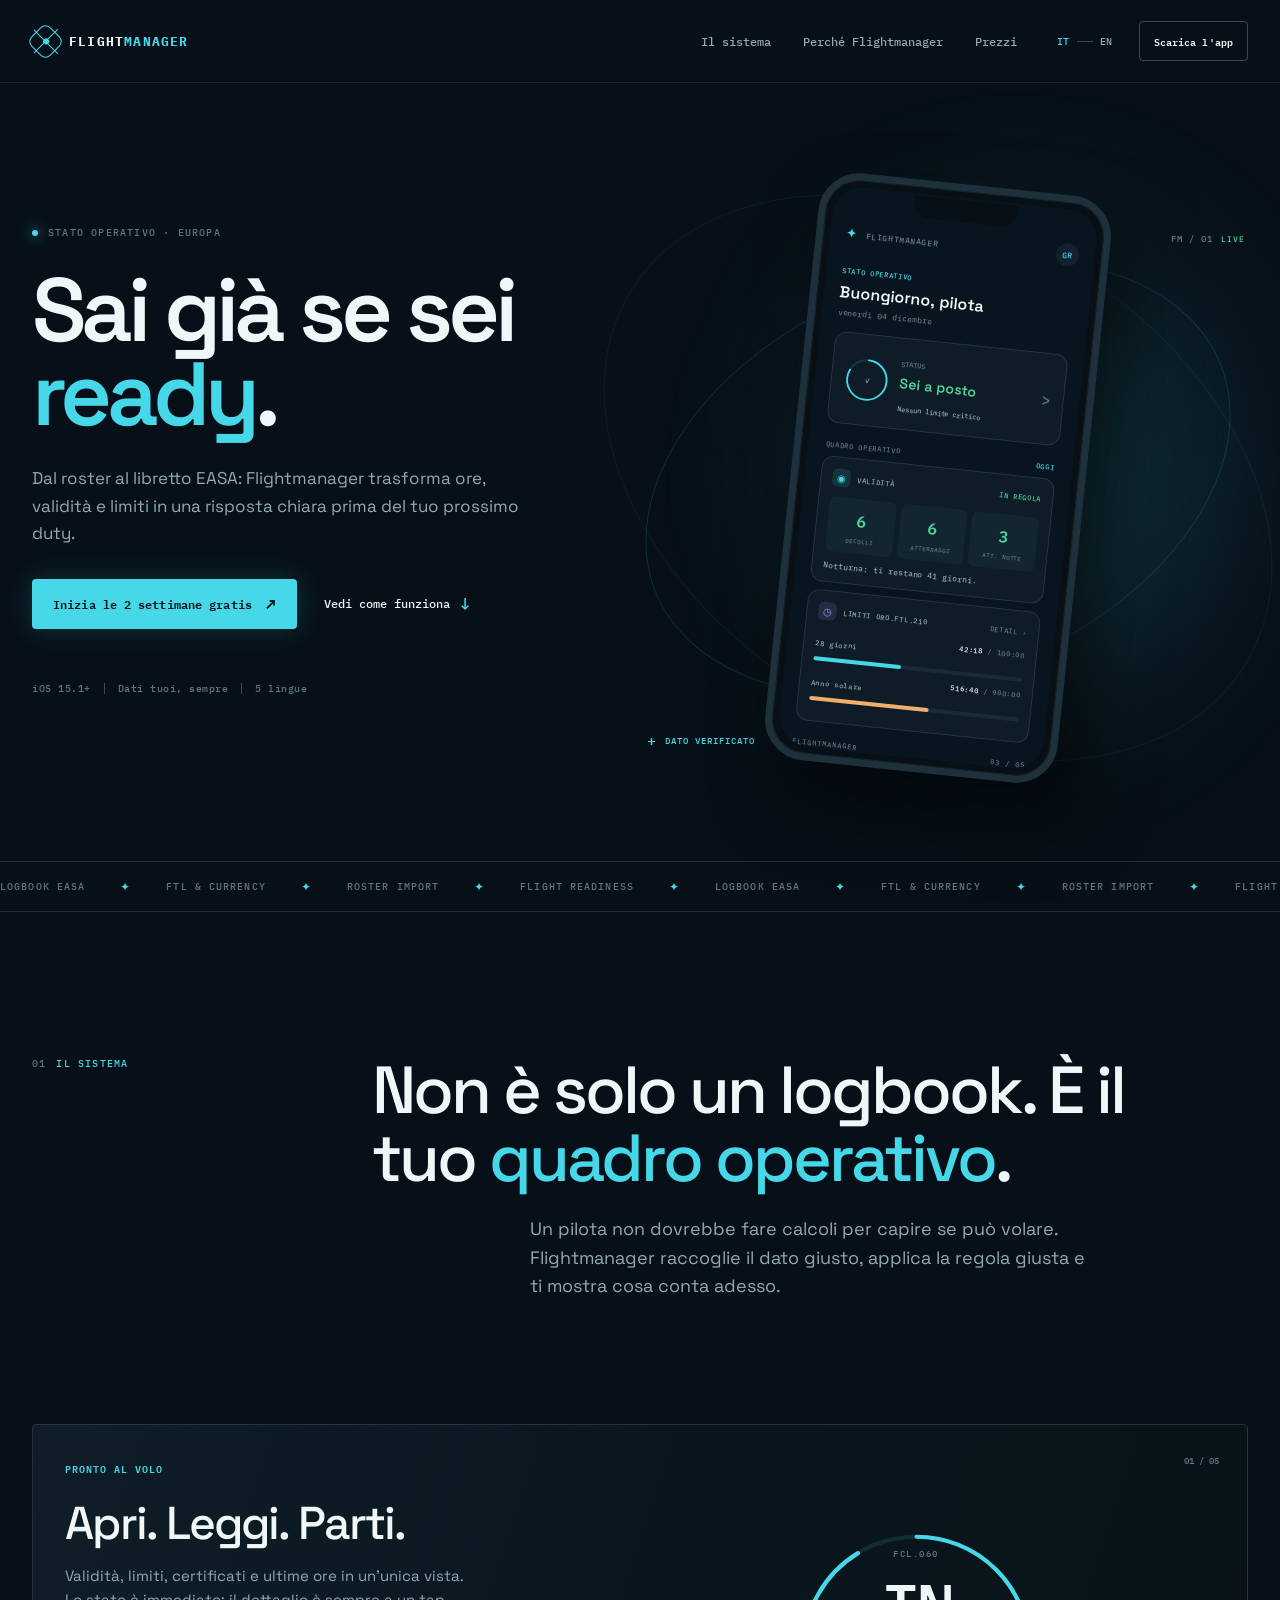
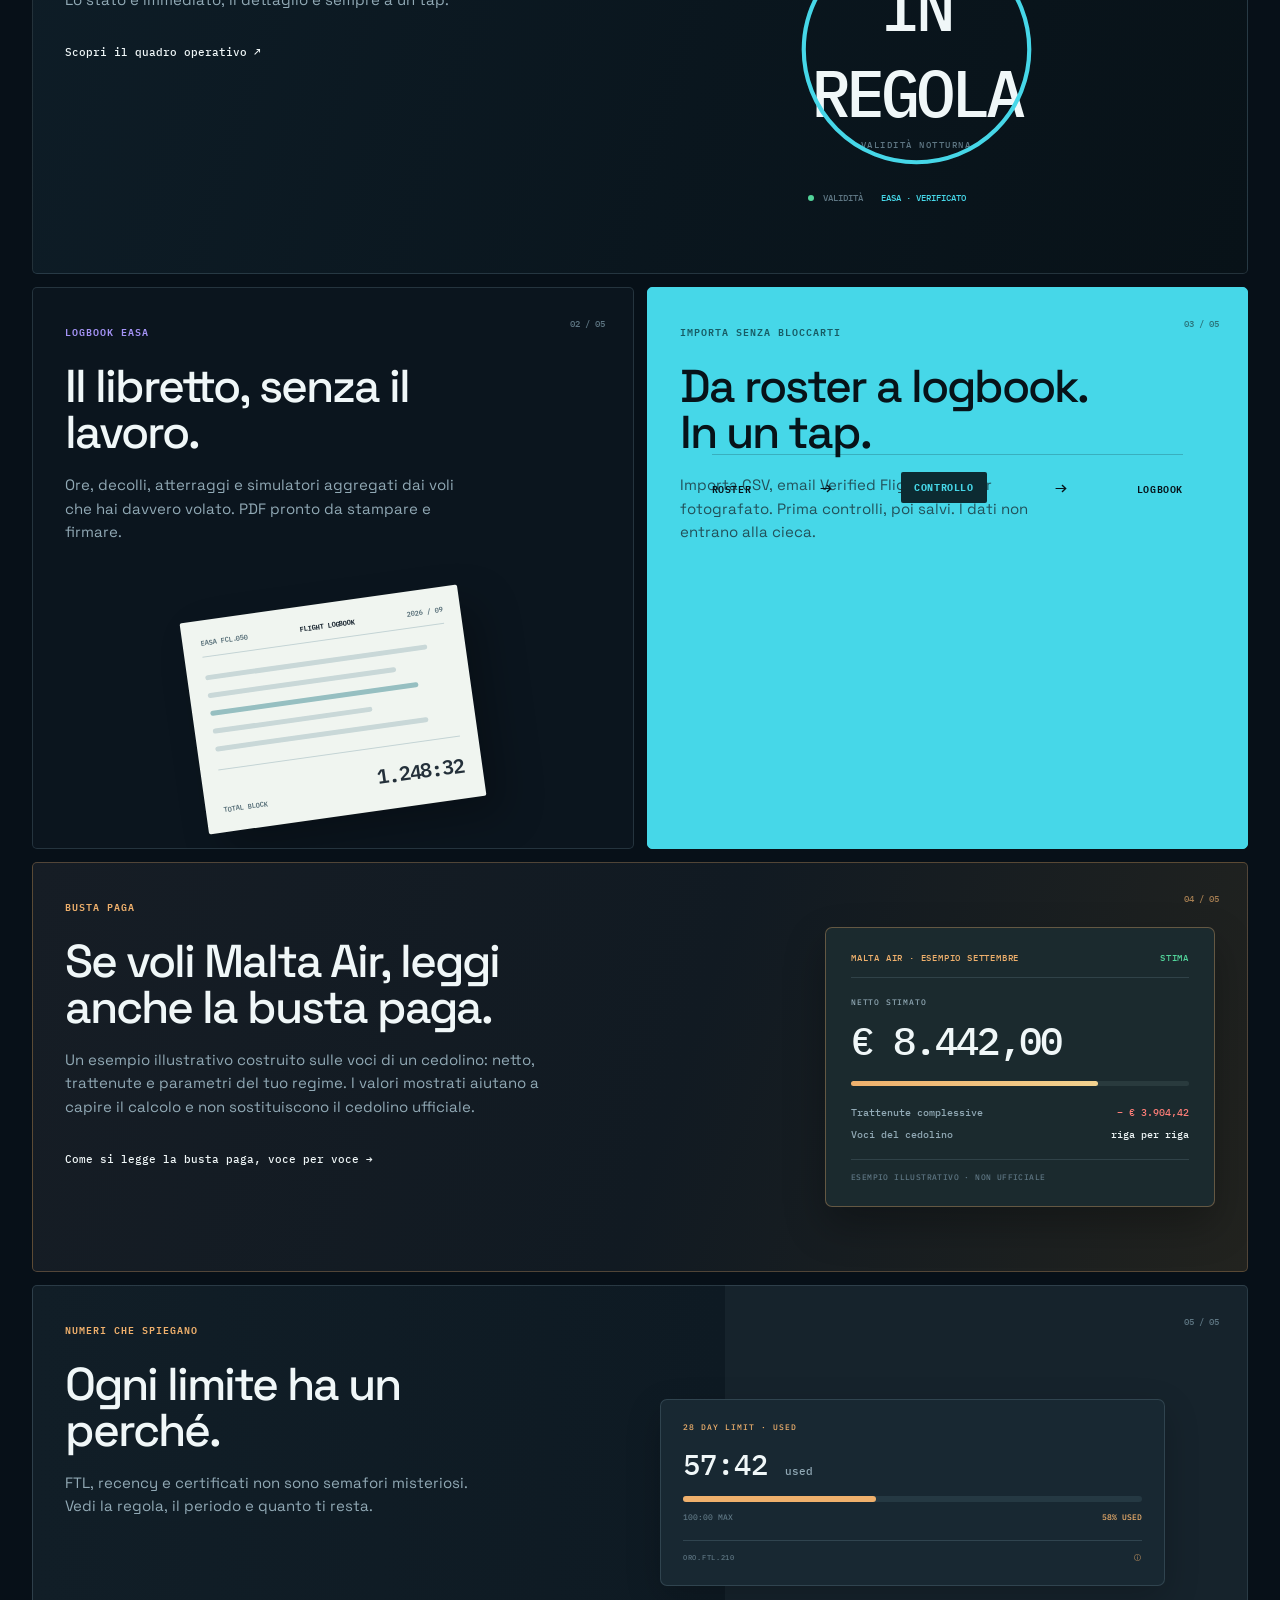
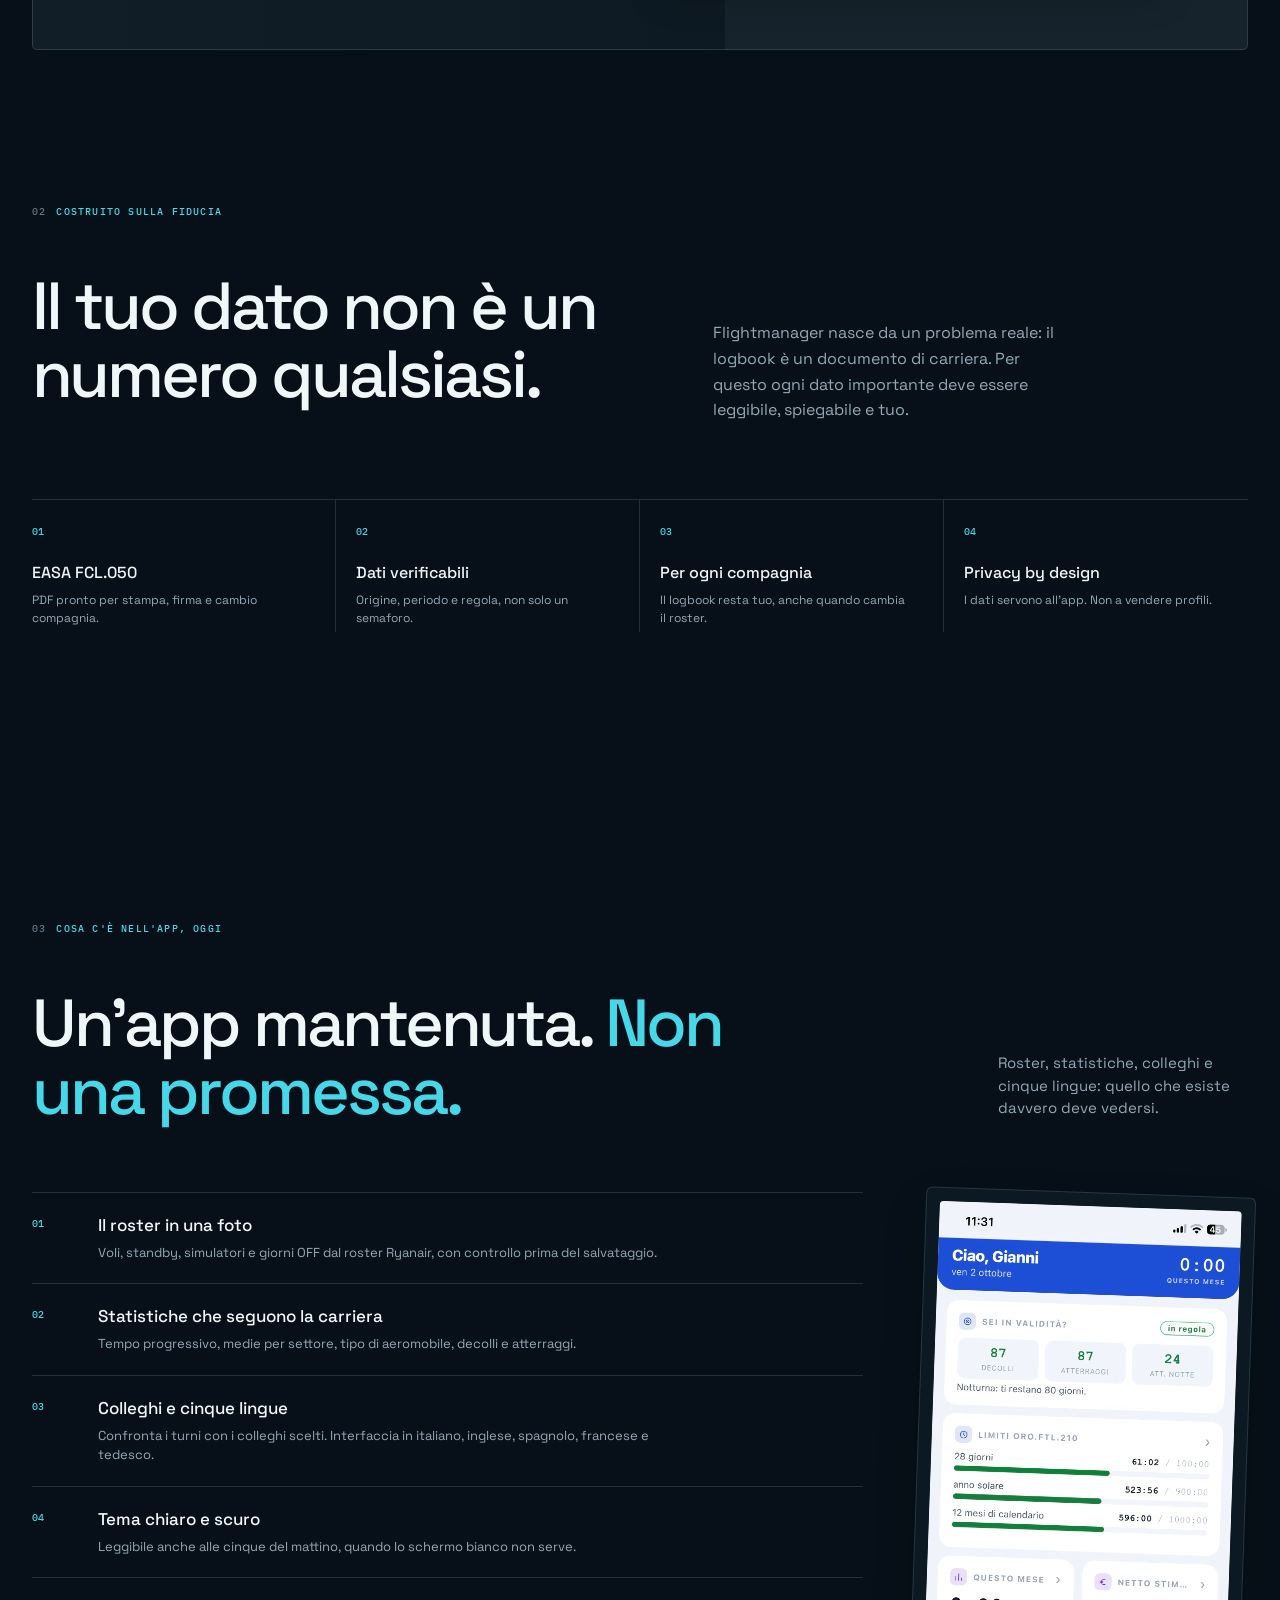
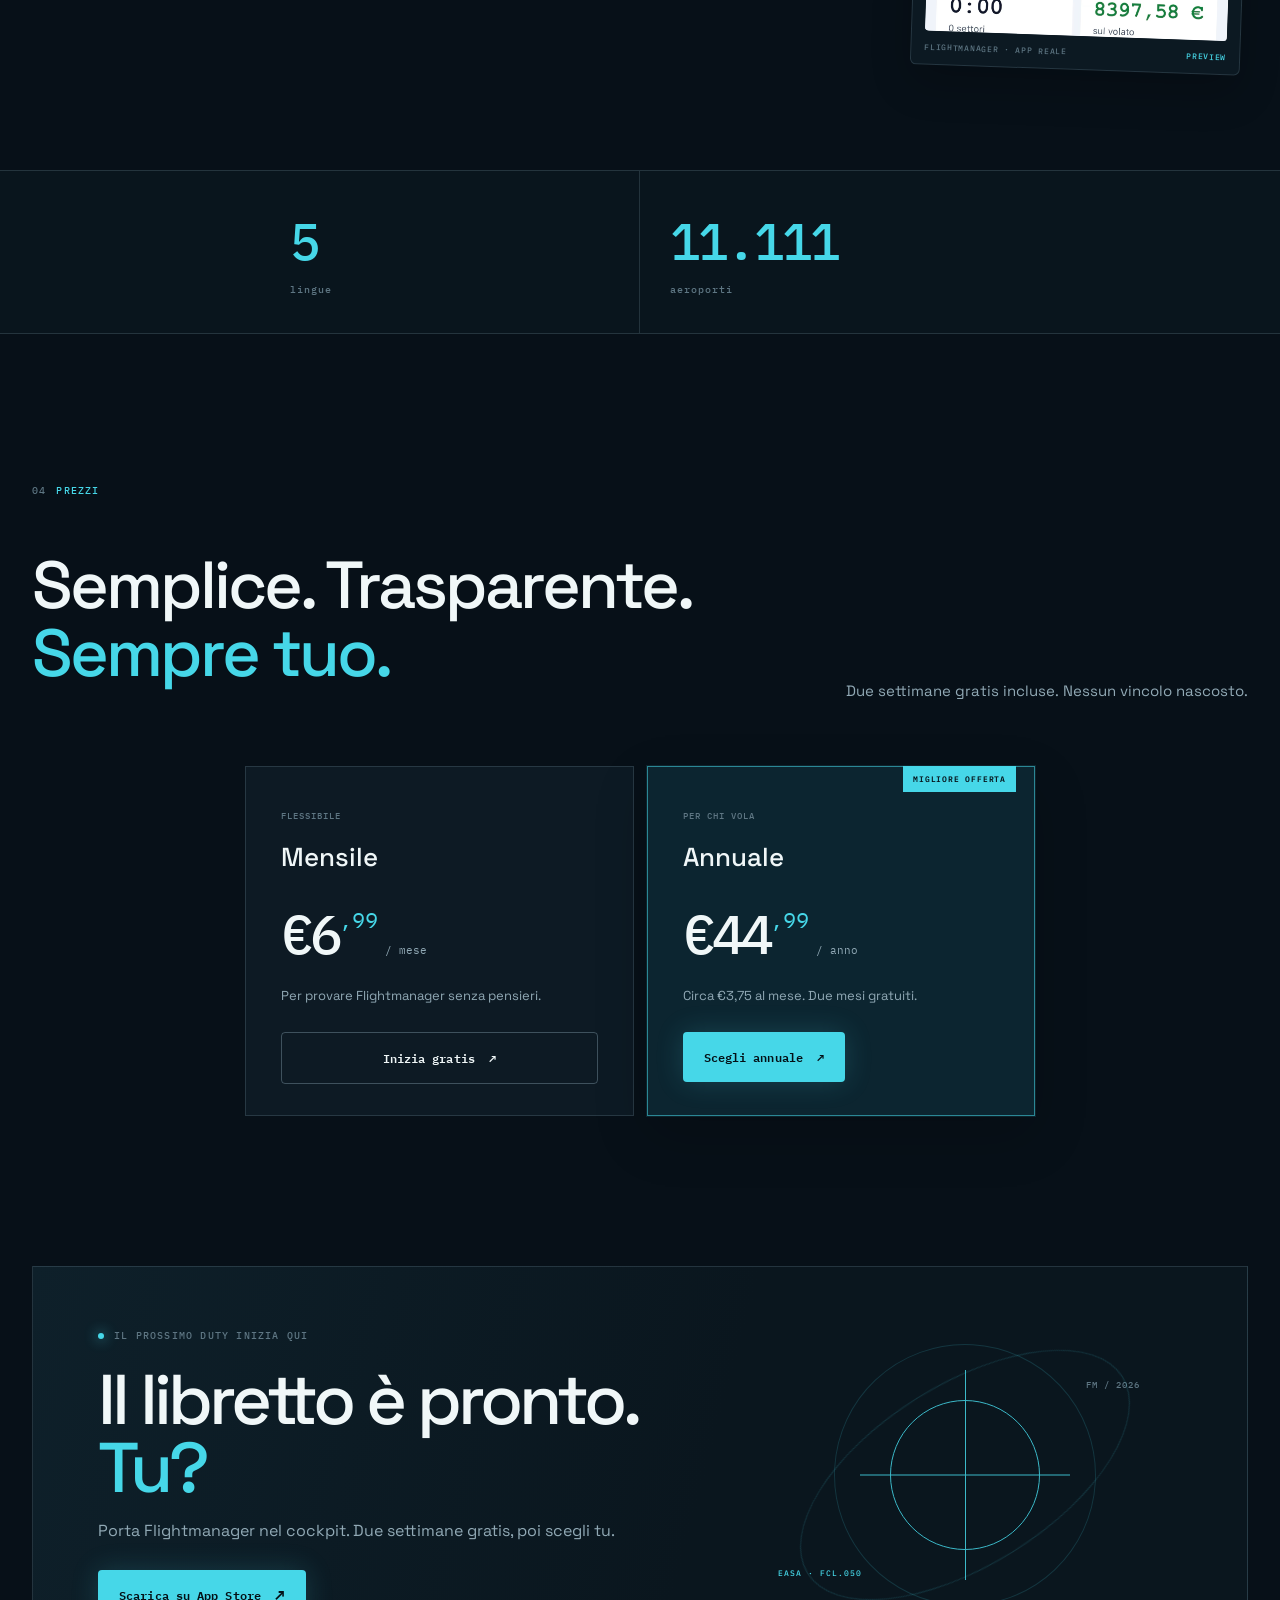
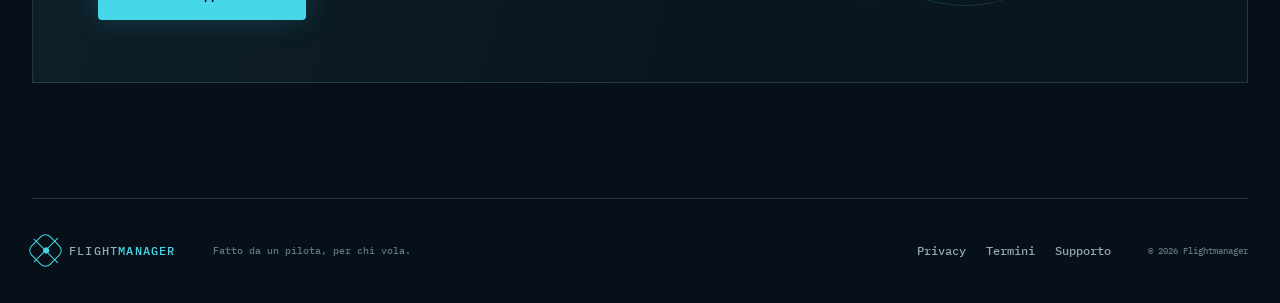
<file: index.html>
<!doctype html>
<html lang="it">
  <head>
    <meta charset="UTF-8" />
    <meta name="viewport" content="width=device-width, initial-scale=1.0" />
    <meta name="theme-color" content="#071018" />
    <meta name="description" content="Flightmanager è il logbook EASA FCL.050 per piloti: importa i voli, calcola limiti FTL e validità, ed elabora la stima della busta paga Malta Air." />
    <meta property="og:title" content="Flightmanager — Logbook EASA FCL.050 per piloti" />
    <meta property="og:description" content="Sai già se sei pronto al volo: logbook EASA, limiti FTL, validità e stima busta paga in un'unica app." />
    <meta property="og:type" content="website" />
    <meta property="og:url" content="https://flight-manager.it/" />
    <meta property="og:image" content="https://flight-manager.it/assets/og-cover.png" />
    <meta name="twitter:card" content="summary_large_image" />
    <title>Flightmanager — Logbook EASA FCL.050, limiti FTL e busta paga</title>
    <link rel="preconnect" href="https://fonts.googleapis.com" />
    <link rel="preconnect" href="https://fonts.gstatic.com" crossorigin />
    <link href="https://fonts.googleapis.com/css2?family=IBM+Plex+Mono:wght@400;500;600&family=Space+Grotesk:wght@400;500;600;700&display=swap" rel="stylesheet" />
    <link rel="icon" href="/favicon.ico" sizes="any" />
    <link rel="apple-touch-icon" href="/apple-touch-icon.png" />
    <link rel="canonical" href="https://flight-manager.it/" />
    <link rel="alternate" hreflang="it" href="https://flight-manager.it/" />
    <link rel="alternate" hreflang="en" href="https://flight-manager.it/en/" />
    <link rel="alternate" hreflang="x-default" href="https://flight-manager.it/" />
    <link rel="stylesheet" href="/styles.css" />
    <script type="application/ld+json">
    {
      "@context": "https://schema.org",
      "@type": "MobileApplication",
      "name": "FlightManager",
      "alternateName": "Flightmanager — Logbook EASA FCL.050",
      "description": "Libretto di volo EASA FCL.050 per piloti di linea: ore, decolli, atterraggi, validità FCL.060 e limiti di volo ORO.FTL.210 calcolati dai voli volati, con export PDF. Per i piloti Malta Air e Ryanair Spain anche la stima della busta paga.",
      "applicationCategory": "UtilitiesApplication",
      "operatingSystem": "iOS 15.1 o successivo",
      "url": "https://flight-manager.it/",
      "installUrl": "https://apps.apple.com/it/app/flightmanager/id6765693187",
      "inLanguage": ["it", "en", "es", "fr", "de"],
      "softwareVersion": "1.2.5",
      "author": { "@type": "Person", "jobTitle": "Pilota di linea" },
      "offers": [
        { "@type": "Offer", "name": "Mensile", "price": "6.99", "priceCurrency": "EUR" },
        { "@type": "Offer", "name": "Annuale", "price": "44.99", "priceCurrency": "EUR" }
      ]
    }
    </script>
  </head>
  <body>
    <div class="page-shell">
      <header class="nav-wrap" id="top">
        <nav class="nav container" aria-label="Navigazione principale">
          <a class="wordmark" href="#top" aria-label="Flightmanager home">
            <span class="wordmark-mark"><span></span></span>
            <span>FLIGHT<span>MANAGER</span></span>
          </a>
          <div class="nav-links">
            <a href="#system" data-it="Il sistema" data-en="The system">Il sistema</a>
            <a href="#trust" data-it="Perché Flightmanager" data-en="Why Flightmanager">Perché Flightmanager</a>
            <a href="#pricing" data-it="Prezzi" data-en="Pricing">Prezzi</a>
          </div>
          <div class="nav-actions">
            <button class="lang-toggle" type="button" aria-label="Cambia lingua"><span>IT</span><i></i><b>EN</b></button>
            <a class="button button-small button-ghost" href="https://apps.apple.com/it/app/flightmanager/id6765693187" target="_blank" rel="noreferrer" data-it="Scarica l'app" data-en="Download the app">Scarica l'app</a>
          </div>
        </nav>
      </header>

      <main>
        <section class="hero container section-grid">
          <div class="hero-copy reveal">
            <div class="eyebrow"><span class="status-dot"></span><span data-it="STATO OPERATIVO · EUROPA" data-en="FLIGHT READINESS · EUROPE">STATO OPERATIVO · EUROPA</span></div>
            <h1 data-it="Sai già se sei <em>ready</em>." data-en="Know if you're <em>ready</em>.">Sai già se sei <em>ready</em>.</h1>
            <p class="hero-lede" data-it="Dal roster al libretto EASA: Flightmanager trasforma ore, validità e limiti in una risposta chiara prima del tuo prossimo duty." data-en="From roster to EASA logbook: Flightmanager turns hours, currency and limits into a clear answer before your next duty.">Dal roster al libretto EASA: Flightmanager trasforma ore, validità e limiti in una risposta chiara prima del tuo prossimo duty.</p>
            <div class="hero-actions">
              <a class="button button-primary" href="https://apps.apple.com/it/app/flightmanager/id6765693187" target="_blank" rel="noreferrer"><span data-it="Inizia le 2 settimane gratis" data-en="Start your 2-week free trial">Inizia le 2 settimane gratis</span><span class="arrow">↗</span></a>
              <a class="text-link" href="#system"><span data-it="Vedi come funziona" data-en="See how it works">Vedi come funziona</span><span>↓</span></a>
            </div>
            <div class="hero-meta"><span>iOS 15.1+</span><span class="meta-sep"></span><span data-it="Dati tuoi, sempre" data-en="Your data, always">Dati tuoi, sempre</span><span class="meta-sep"></span><span data-it="5 lingue" data-en="5 languages">5 lingue</span></div>
          </div>

          <div class="hero-visual reveal reveal-delay">
            <div class="orbit orbit-one"></div><div class="orbit orbit-two"></div>
            <div class="visual-tag tag-top">FM / 01 <span>LIVE</span></div>
            <div class="phone-wrap">
              <div class="phone-glow"></div>
              <div class="phone">
                <div class="phone-notch"></div>
                <div class="phone-screen">
                  <div class="app-bar"><div class="mini-brand"><span class="mini-plane">✦</span> FLIGHTMANAGER</div><span class="avatar">GR</span></div>
                  <div class="screen-greeting"><small>STATO OPERATIVO</small><strong>Buongiorno, pilota</strong><span data-today>oggi</span></div>
                  <div class="readiness-card">
                    <div class="readiness-ring"><span>✓</span><svg viewBox="0 0 100 100" aria-hidden="true"><circle cx="50" cy="50" r="43" /><circle class="ring-progress" cx="50" cy="50" r="43" /></svg></div>
                    <div><small>STATUS</small><strong>Sei a posto</strong><span>Nessun limite critico</span></div><b class="card-chevron">›</b>
                  </div>
                  <div class="screen-label">QUADRO OPERATIVO <span>OGGI</span></div>
                  <div class="screen-card"><div class="screen-card-head"><span class="icon-box cyan">◉</span><b>VALIDITÀ</b><em>IN REGOLA</em></div><div class="mini-stats"><div><strong>6</strong><span>DECOLLI</span></div><div><strong>6</strong><span>ATTERRAGGI</span></div><div><strong>3</strong><span>ATT. NOTTE</span></div></div><p>Notturna: ti restano 41 giorni.</p></div>
                  <div class="screen-card limits"><div class="screen-card-head"><span class="icon-box violet">◷</span><b>LIMITI ORO.FTL.210</b><em class="quiet">DETAIL ›</em></div><div class="limit"><span>28 giorni</span><b>42:18 <i>/ 100:00</i></b><div><u style="width:42%"></u></div></div><div class="limit"><span>Anno solare</span><b>516:40 <i>/ 900:00</i></b><div><u class="amber" style="width:57%"></u></div></div></div>
                  <div class="screen-footer"><span>FLIGHTMANAGER</span><span>03 / 05</span></div>
                </div>
              </div>
            </div>
            <div class="visual-tag tag-bottom"><span class="tag-cross">+</span><span data-it="DATO VERIFICATO" data-en="VERIFIED DATA">DATO VERIFICATO</span></div>
          </div>
        </section>

        <div class="ticker" aria-label="Flightmanager capabilities"><div class="ticker-track"><span>LOGBOOK EASA</span><i>✦</i><span>FTL & CURRENCY</span><i>✦</i><span>ROSTER IMPORT</span><i>✦</i><span>FLIGHT READINESS</span><i>✦</i><span>LOGBOOK EASA</span><i>✦</i><span>FTL & CURRENCY</span><i>✦</i><span>ROSTER IMPORT</span><i>✦</i><span>FLIGHT READINESS</span><i>✦</i></div></div>

        <section class="intro container reveal" id="system">
          <div class="section-kicker"><span>01</span><span data-it="IL SISTEMA" data-en="THE SYSTEM">IL SISTEMA</span></div>
          <div class="intro-content"><h2 data-it="Non è solo un logbook. È il tuo <em>quadro operativo</em>." data-en="It's not just a logbook. It's your <em>flight picture</em>.">Non è solo un logbook. È il tuo <em>quadro operativo</em>.</h2><p data-it="Un pilota non dovrebbe fare calcoli per capire se può volare. Flightmanager raccoglie il dato giusto, applica la regola giusta e ti mostra cosa conta adesso." data-en="A pilot should not have to calculate to know if they can fly. Flightmanager brings together the right data, applies the right rule and shows what matters now.">Un pilota non dovrebbe fare calcoli per capire se può volare. Flightmanager raccoglie il dato giusto, applica la regola giusta e ti mostra cosa conta adesso.</p></div>
        </section>

        <section class="system-panels container">
          <article class="feature-panel panel-large reveal"><div class="panel-index">01 / 05</div><div class="panel-copy"><span class="feature-label cyan-text">PRONTO AL VOLO</span><h3 data-it="Apri. Leggi. Parti." data-en="Open. Read. Go.">Apri. Leggi. Parti.</h3><p data-it="Validità, limiti, certificati e ultime ore in un'unica vista. Lo stato è immediato; il dettaglio è sempre a un tap." data-en="Currency, limits, certificates and recent hours in one view. The status is immediate; the detail is always one tap away.">Validità, limiti, certificati e ultime ore in un'unica vista. Lo stato è immediato; il dettaglio è sempre a un tap.</p><a href="https://apps.apple.com/it/app/flightmanager/id6765693187" class="panel-link" target="_blank" rel="noreferrer"><span data-it="Scopri il quadro operativo" data-en="Explore the flight picture">Scopri il quadro operativo</span> ↗</a></div><div class="panel-visual panel-readiness"><div class="large-dial"><svg viewBox="0 0 200 200"><circle cx="100" cy="100" r="82"></circle><circle class="large-progress" cx="100" cy="100" r="82"></circle></svg><div><small>FCL.060</small><strong>IN REGOLA</strong><em>VALIDITÀ NOTTURNA</em></div></div><div class="dial-foot"><span><i class="green-dot"></i> VALIDITÀ</span><b>EASA · VERIFICATO</b></div></div></article>

          <article class="feature-panel panel-dark reveal"><div class="panel-index">02 / 05</div><div class="panel-copy"><span class="feature-label violet-text">LOGBOOK EASA</span><h3 data-it="Il libretto, senza il lavoro." data-en="The logbook, without the work.">Il libretto, senza il lavoro.</h3><p data-it="Ore, decolli, atterraggi e simulatori aggregati dai voli che hai davvero volato. PDF pronto da stampare e firmare." data-en="Hours, take-offs, landings and simulators aggregated from the flights you actually flew. PDF ready to print and sign.">Ore, decolli, atterraggi e simulatori aggregati dai voli che hai davvero volato. PDF pronto da stampare e firmare.</p><div class="logbook-sheet"><div class="sheet-top"><span>EASA FCL.050</span><b>FLIGHT LOGBOOK</b><span>2026 / 09</span></div><div class="sheet-lines"><i style="width:92%"></i><i style="width:78%"></i><i style="width:86%"></i><i style="width:66%"></i><i style="width:88%"></i></div><div class="sheet-total"><span>TOTAL BLOCK</span><strong>1.248:32</strong></div></div></article>

          <article class="feature-panel panel-cyan reveal"><div class="panel-index">03 / 05</div><div class="panel-copy"><span class="feature-label dark-text">IMPORTA SENZA BLOCCARTI</span><h3 data-it="Da roster a logbook. In un tap." data-en="From roster to logbook. One tap.">Da roster a logbook. In un tap.</h3><p data-it="Importa CSV, email Verified Flights o roster fotografato. Prima controlli, poi salvi. I dati non entrano alla cieca." data-en="Import CSV, Verified Flights emails or a photographed roster. Review first, then save. Data never goes in blindly.">Importa CSV, email Verified Flights o roster fotografato. Prima controlli, poi salvi. I dati non entrano alla cieca.</p><div class="import-flow"><span>ROSTER</span><b>→</b><strong>CONTROLLO</strong><b>→</b><span>LOGBOOK</span></div></article>

          <article class="feature-panel panel-pay reveal"><div class="panel-index">04 / 05</div><div class="panel-copy"><span class="feature-label amber-text">BUSTA PAGA</span><h3 data-it="Se voli Malta Air, leggi anche la busta paga." data-en="If you fly Malta Air, read your payslip too.">Se voli Malta Air, leggi anche la busta paga.</h3><p data-it="Un esempio illustrativo costruito sulle voci di un cedolino: netto, trattenute e parametri del tuo regime. I valori mostrati aiutano a capire il calcolo e non sostituiscono il cedolino ufficiale." data-en="An illustrative example built from payslip lines: take-home pay, deductions and your regime parameters. The figures explain the calculation and do not replace the official payslip.">Un esempio illustrativo costruito sulle voci di un cedolino: netto, trattenute e parametri del tuo regime. I valori mostrati aiutano a capire il calcolo e non sostituiscono il cedolino ufficiale.</p><a href="/guide/busta-paga-malta-air/" class="panel-link"><span data-it="Come si legge la busta paga, voce per voce" data-en="How to read a Malta Air payslip (guide in Italian)">Come si legge la busta paga, voce per voce</span> &rarr;</a></div><div class="payroll-card"><div class="payroll-head"><span>MALTA AIR · ESEMPIO SETTEMBRE</span><b>STIMA</b></div><small>NETTO STIMATO</small><strong>€ 8.442,00</strong><div class="payroll-bar"><i></i></div><div class="payroll-lines"><span>Trattenute complessive <b class="negative">− € 3.904,42</b></span><span>Voci del cedolino <b>riga per riga</b></span></div><div class="payroll-note">ESEMPIO ILLUSTRATIVO · NON UFFICIALE</div></div></article>

          <article class="feature-panel panel-split reveal"><div class="panel-index">05 / 05</div><div class="panel-copy"><span class="feature-label amber-text">NUMERI CHE SPIEGANO</span><h3 data-it="Ogni limite ha un perché." data-en="Every limit has a why.">Ogni limite ha un perché.</h3><p data-it="FTL, recency e certificati non sono semafori misteriosi. Vedi la regola, il periodo e quanto ti resta." data-en="FTL, currency and certificates are not mysterious traffic lights. See the rule, the period and what remains.">FTL, recency e certificati non sono semafori misteriosi. Vedi la regola, il periodo e quanto ti resta.</p></div><div class="limit-card"><div><small>28 DAY LIMIT · USED</small><strong>57:42 <em>used</em></strong></div><div class="limit-bar"><span></span></div><footer><span>100:00 MAX</span><b>58% USED</b></footer><div class="source-label">ORO.FTL.210 <span>ⓘ</span></div></div></article>
        </section>

        <section class="trust-section container reveal" id="trust">
          <div class="section-kicker"><span>02</span><span data-it="COSTRUITO SULLA FIDUCIA" data-en="BUILT ON TRUST">COSTRUITO SULLA FIDUCIA</span></div>
          <div class="trust-head"><h2 data-it="Il tuo dato non è un numero qualsiasi." data-en="Your data is not just another number.">Il tuo dato non è un numero qualsiasi.</h2><p data-it="Flightmanager nasce da un problema reale: il logbook è un documento di carriera. Per questo ogni dato importante deve essere leggibile, spiegabile e tuo." data-en="Flightmanager was born from a real problem: a logbook is a career document. That's why every important data point must be readable, explainable and yours.">Flightmanager nasce da un problema reale: il logbook è un documento di carriera. Per questo ogni dato importante deve essere leggibile, spiegabile e tuo.</p></div>
          <div class="trust-grid"><div class="trust-item"><span class="trust-number">01</span><strong data-it="EASA FCL.050" data-en="EASA FCL.050">EASA FCL.050</strong><p data-it="PDF pronto per stampa, firma e cambio compagnia." data-en="PDF ready to print, sign and take to your next airline.">PDF pronto per stampa, firma e cambio compagnia.</p></div><div class="trust-item"><span class="trust-number">02</span><strong data-it="Dati verificabili" data-en="Verifiable data">Dati verificabili</strong><p data-it="Origine, periodo e regola, non solo un semaforo." data-en="Source, period and rule — not just a traffic light.">Origine, periodo e regola, non solo un semaforo.</p></div><div class="trust-item"><span class="trust-number">03</span><strong data-it="Per ogni compagnia" data-en="For every airline">Per ogni compagnia</strong><p data-it="Il logbook resta tuo, anche quando cambia il roster." data-en="Your logbook stays yours, even when your roster changes.">Il logbook resta tuo, anche quando cambia il roster.</p></div><div class="trust-item"><span class="trust-number">04</span><strong data-it="Privacy by design" data-en="Privacy by design">Privacy by design</strong><p data-it="I dati servono all'app. Non a vendere profili." data-en="Your data powers the app. It does not sell profiles.">I dati servono all'app. Non a vendere profili.</p></div></div>
        </section>

        <section class="updates-section container reveal"><div class="section-kicker"><span>03</span><span data-it="COSA C'È NELL'APP, OGGI" data-en="WHAT'S IN THE APP TODAY">COSA C'È NELL'APP, OGGI</span></div><div class="updates-head"><h2 data-it="Un'app mantenuta. Non una promessa." data-en="An app that's maintained. Not a promise.">Un'app mantenuta. <em>Non una promessa.</em></h2><p data-it="Roster, statistiche, colleghi e cinque lingue: quello che esiste davvero deve vedersi." data-en="Roster, stats, colleagues and five languages: what really exists should be visible.">Roster, statistiche, colleghi e cinque lingue: quello che esiste davvero deve vedersi.</p></div><div class="updates-layout"><div class="updates-list"><article><span>01</span><div><strong data-it="Il roster in una foto" data-en="Roster from a photo">Il roster in una foto</strong><p data-it="Voli, standby, simulatori e giorni OFF dal roster Ryanair, con controllo prima del salvataggio." data-en="Flights, standby, simulators and OFF days from a Ryanair roster, reviewed before saving.">Voli, standby, simulatori e giorni OFF dal roster Ryanair, con controllo prima del salvataggio.</p></div></article><article><span>02</span><div><strong data-it="Statistiche che seguono la carriera" data-en="Statistics that follow your career">Statistiche che seguono la carriera</strong><p data-it="Tempo progressivo, medie per settore, tipo di aeromobile, decolli e atterraggi." data-en="Career time, sector averages, aircraft type, take-offs and landings.">Tempo progressivo, medie per settore, tipo di aeromobile, decolli e atterraggi.</p></div></article><article><span>03</span><div><strong data-it="Colleghi e cinque lingue" data-en="Colleagues and five languages">Colleghi e cinque lingue</strong><p data-it="Confronta i turni con i colleghi scelti. Interfaccia in italiano, inglese, spagnolo, francese e tedesco." data-en="Compare rosters with selected colleagues. Interface in Italian, English, Spanish, French and German.">Confronta i turni con i colleghi scelti. Interfaccia in italiano, inglese, spagnolo, francese e tedesco.</p></div></article><article><span>04</span><div><strong data-it="Tema chiaro e scuro" data-en="Light and dark mode">Tema chiaro e scuro</strong><p data-it="Leggibile anche alle cinque del mattino, quando lo schermo bianco non serve." data-en="Readable at five in the morning, when a white screen is the last thing you need.">Leggibile anche alle cinque del mattino, quando lo schermo bianco non serve.</p></div></article></div><figure class="real-screenshot"><img src="/assets/flightmanager-readiness.jpg" alt="Schermata reale di Flightmanager con limiti, validità e ultimo volo" /><figcaption><span>FLIGHTMANAGER · APP REALE</span><b>PREVIEW</b></figcaption></figure></div></section>

        <section class="numbers-section"><div class="container numbers-grid"><div><span class="big-number">5</span><span class="number-label" data-it="lingue" data-en="languages">lingue</span></div><div><span class="big-number">11.111</span><span class="number-label" data-it="aeroporti" data-en="airports">aeroporti</span></div></div></section>

        <section class="pricing container reveal" id="pricing">
          <div class="section-kicker"><span>04</span><span data-it="PREZZI" data-en="PRICING">PREZZI</span></div>
          <div class="pricing-head"><h2 data-it="Semplice. Trasparente. <em>Sempre tuo.</em>" data-en="Simple. Transparent. <em>Always yours.</em>">Semplice. Trasparente. <em>Sempre tuo.</em></h2><p data-it="Due settimane gratis incluse. Nessun vincolo nascosto." data-en="Two weeks free included. No hidden commitment.">Due settimane gratis incluse. Nessun vincolo nascosto.</p></div>
          <div class="price-grid"><article class="price-card"><span class="price-eyebrow" data-it="FLESSIBILE" data-en="FLEXIBLE">FLESSIBILE</span><h3 data-it="Mensile" data-en="Monthly">Mensile</h3><div class="price"><b>€6</b><sup>,99</sup><span data-it="/ mese" data-en="/ month">/ mese</span></div><p data-it="Per provare Flightmanager senza pensieri." data-en="Try Flightmanager without overthinking it.">Per provare Flightmanager senza pensieri.</p><a class="button button-outline" href="https://apps.apple.com/it/app/flightmanager/id6765693187" target="_blank" rel="noreferrer" data-it="Inizia gratis" data-en="Start free">Inizia gratis <span>↗</span></a></article><article class="price-card featured"><div class="best-value" data-it="MIGLIORE OFFERTA" data-en="BEST VALUE">MIGLIORE OFFERTA</div><span class="price-eyebrow" data-it="PER CHI VOLA" data-en="FOR THOSE WHO FLY">PER CHI VOLA</span><h3 data-it="Annuale" data-en="Annual">Annuale</h3><div class="price"><b>€44</b><sup>,99</sup><span data-it="/ anno" data-en="/ year">/ anno</span></div><p data-it="Circa €3,75 al mese. Due mesi gratuiti." data-en="About €3.75 a month. Two months free.">Circa €3,75 al mese. Due mesi gratuiti.</p><a class="button button-primary" href="https://apps.apple.com/it/app/flightmanager/id6765693187" target="_blank" rel="noreferrer" data-it="Scegli annuale" data-en="Choose annual">Scegli annuale <span>↗</span></a></article></div>
        </section>

        <section class="final-cta container reveal"><div class="cta-grid"><div><div class="eyebrow"><span class="status-dot"></span><span data-it="IL PROSSIMO DUTY INIZIA QUI" data-en="YOUR NEXT DUTY STARTS HERE">IL PROSSIMO DUTY INIZIA QUI</span></div><h2 data-it="Il libretto è pronto. <em>Tu?</em>" data-en="Your logbook is ready. <em>Are you?</em>">Il libretto è pronto. <em>Tu?</em></h2><p data-it="Porta Flightmanager nel cockpit. Due settimane gratis, poi scegli tu." data-en="Bring Flightmanager to the cockpit. Two weeks free, then you choose.">Porta Flightmanager nel cockpit. Due settimane gratis, poi scegli tu.</p><a class="button button-primary" href="https://apps.apple.com/it/app/flightmanager/id6765693187" target="_blank" rel="noreferrer"><span data-it="Scarica su App Store" data-en="Download on the App Store">Scarica su App Store</span> <span class="arrow">↗</span></a></div><div class="cta-graphic"><div class="crosshair"></div><span>FM / 2026</span><small>EASA · FCL.050</small></div></div></section>
      </main>

      <footer class="footer container"><a class="wordmark" href="#top"><span class="wordmark-mark"><span></span></span><span>FLIGHT<span>MANAGER</span></span></a><p data-it="Fatto da un pilota, per chi vola." data-en="Built by a pilot, for people who fly.">Fatto da un pilota, per chi vola.</p><div><a href="https://flight-manager.it/privacy.html" target="_blank" rel="noreferrer" data-it="Privacy" data-en="Privacy">Privacy</a><a href="https://flight-manager.it/terms.html" target="_blank" rel="noreferrer" data-it="Termini" data-en="Terms">Termini</a><a href="mailto:info@flight-manager.it" data-it="Supporto" data-en="Support">Supporto</a></div><span class="copyright">© 2026 Flightmanager</span></footer>
    </div>
    <script src="/app.js"></script>
  </body>
</html>
</file>
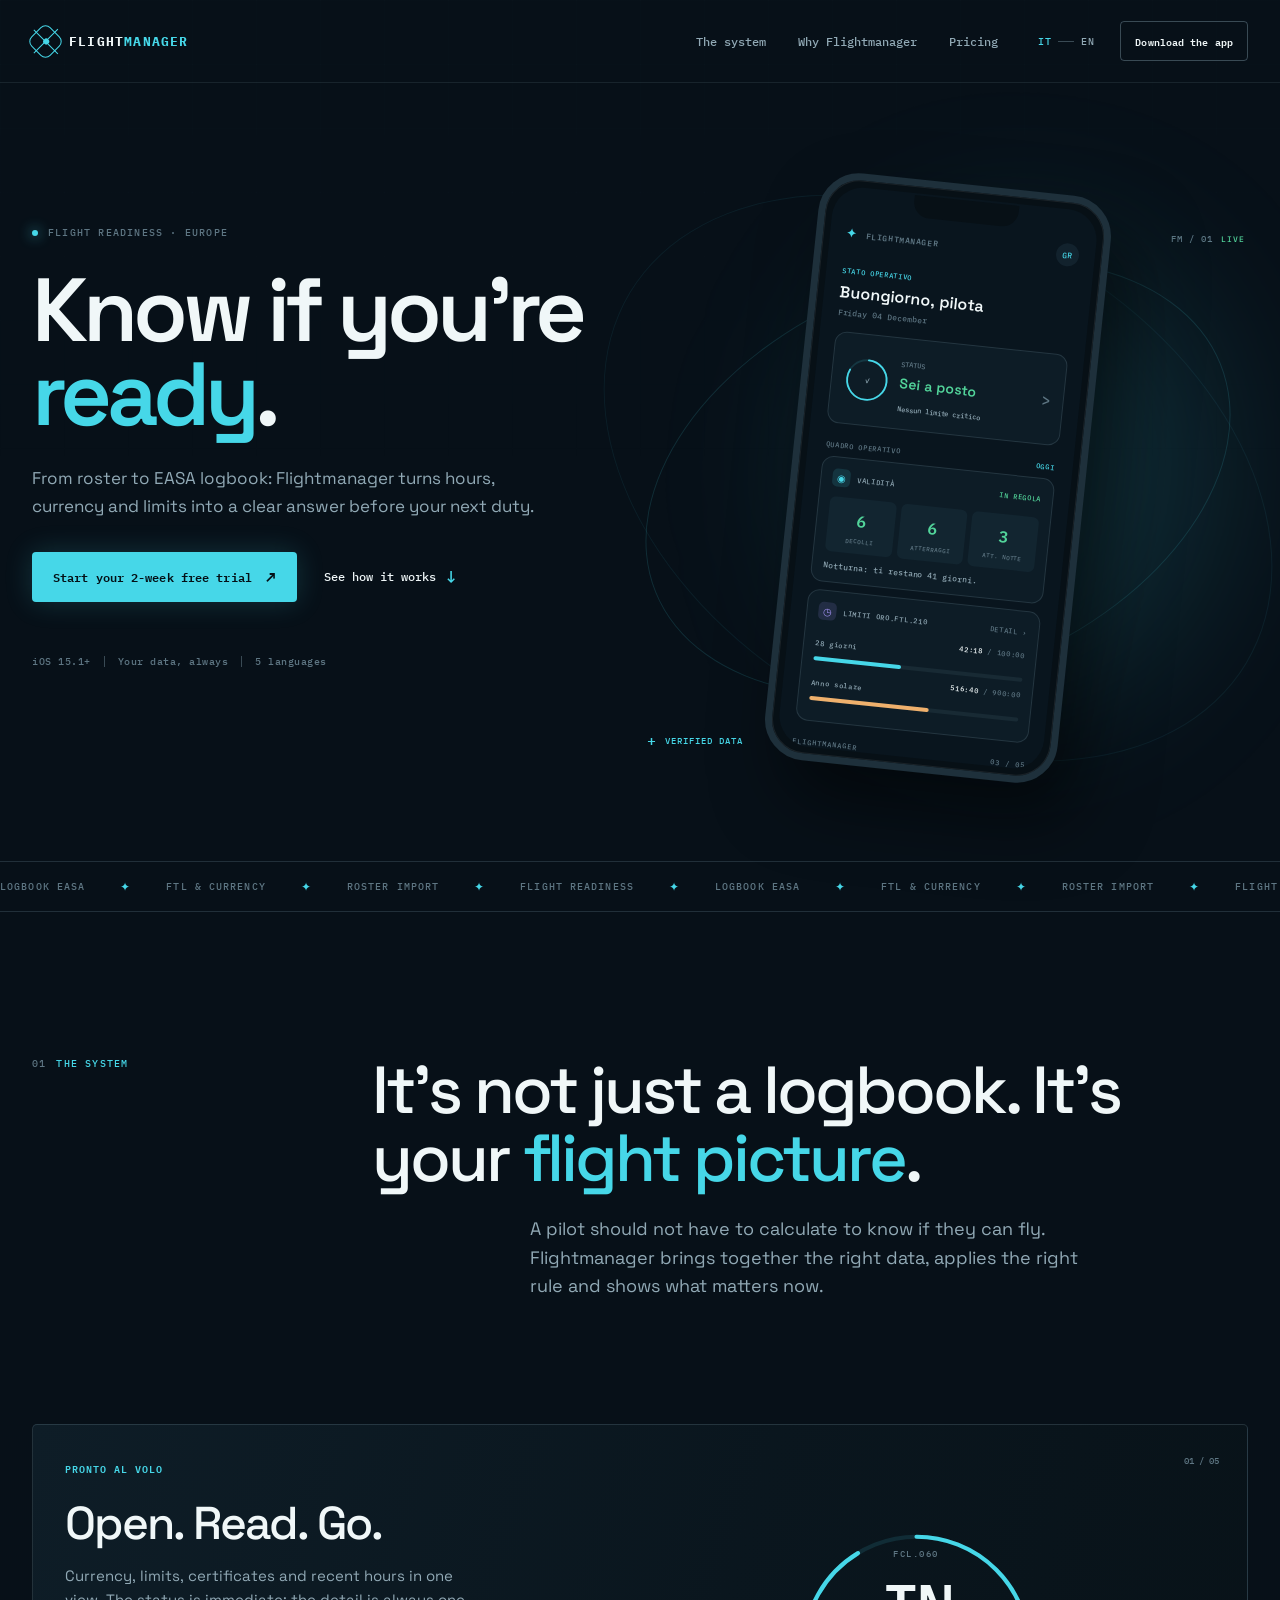
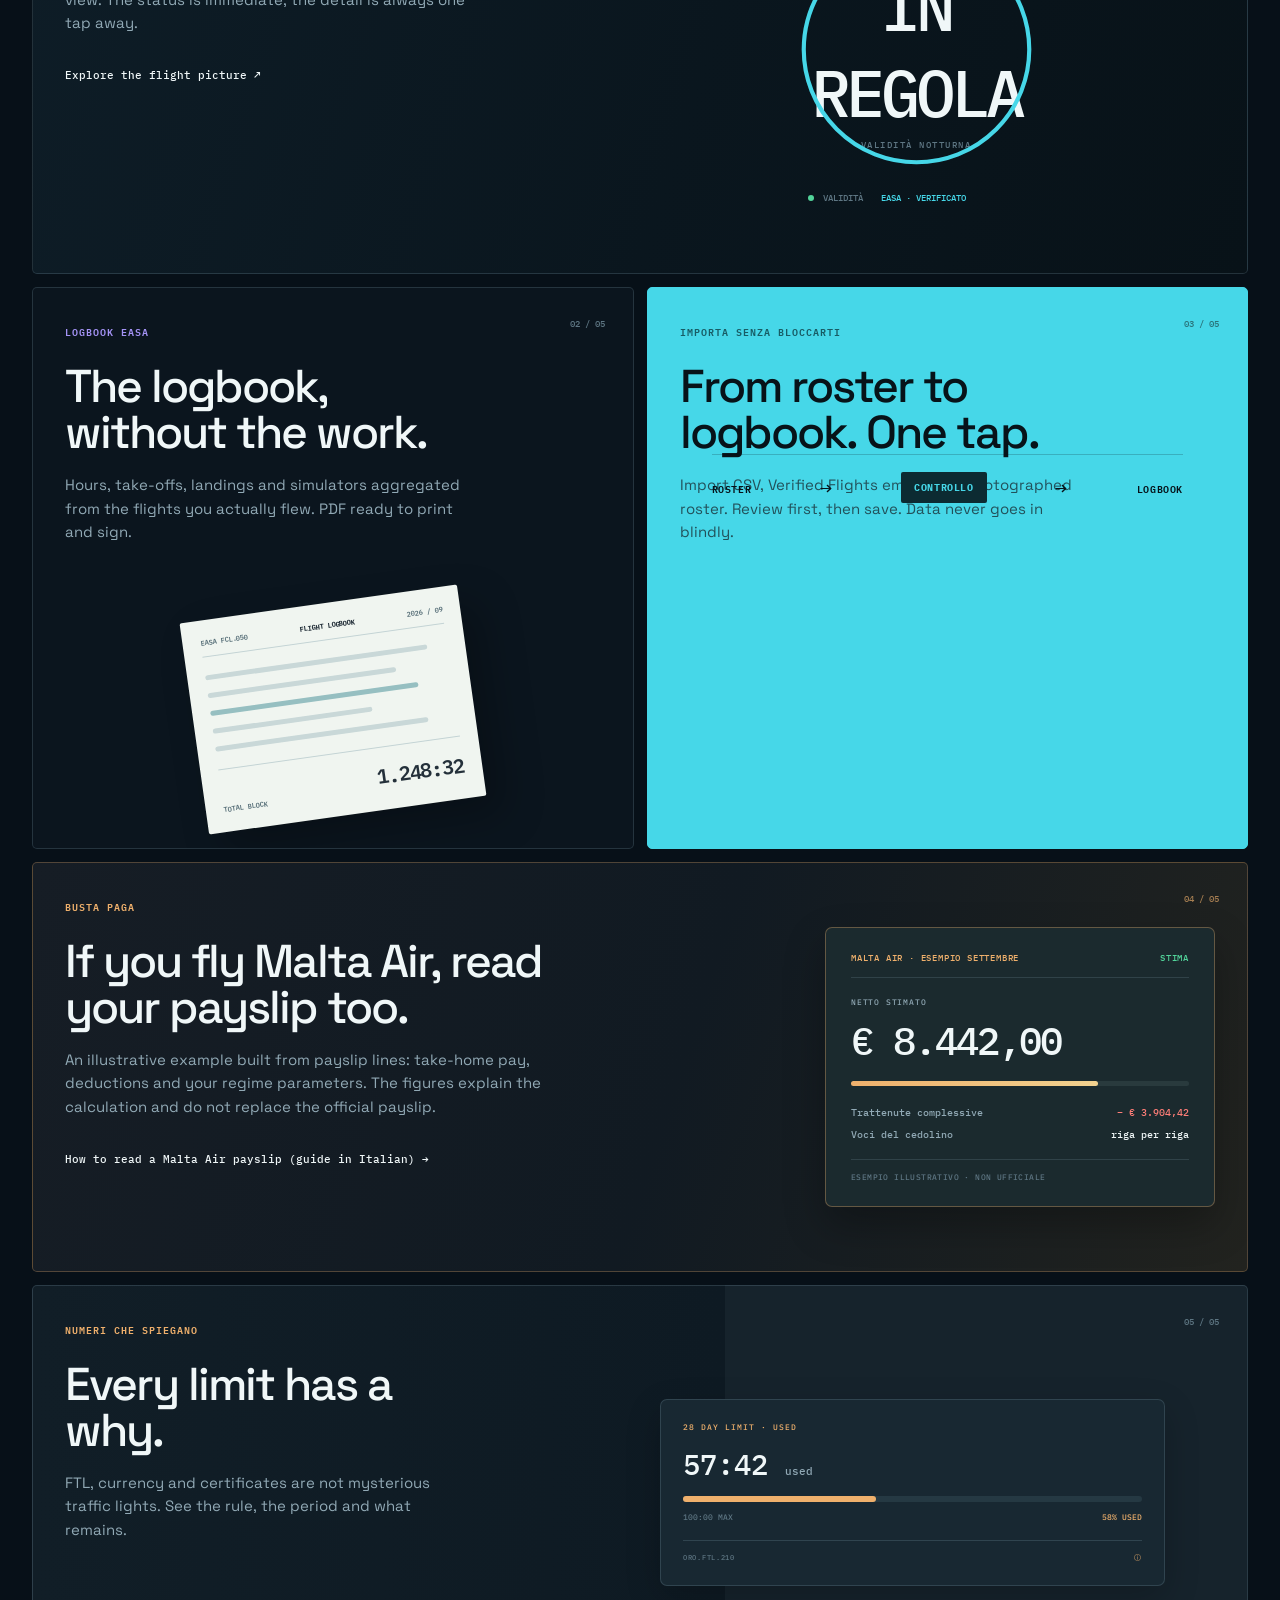
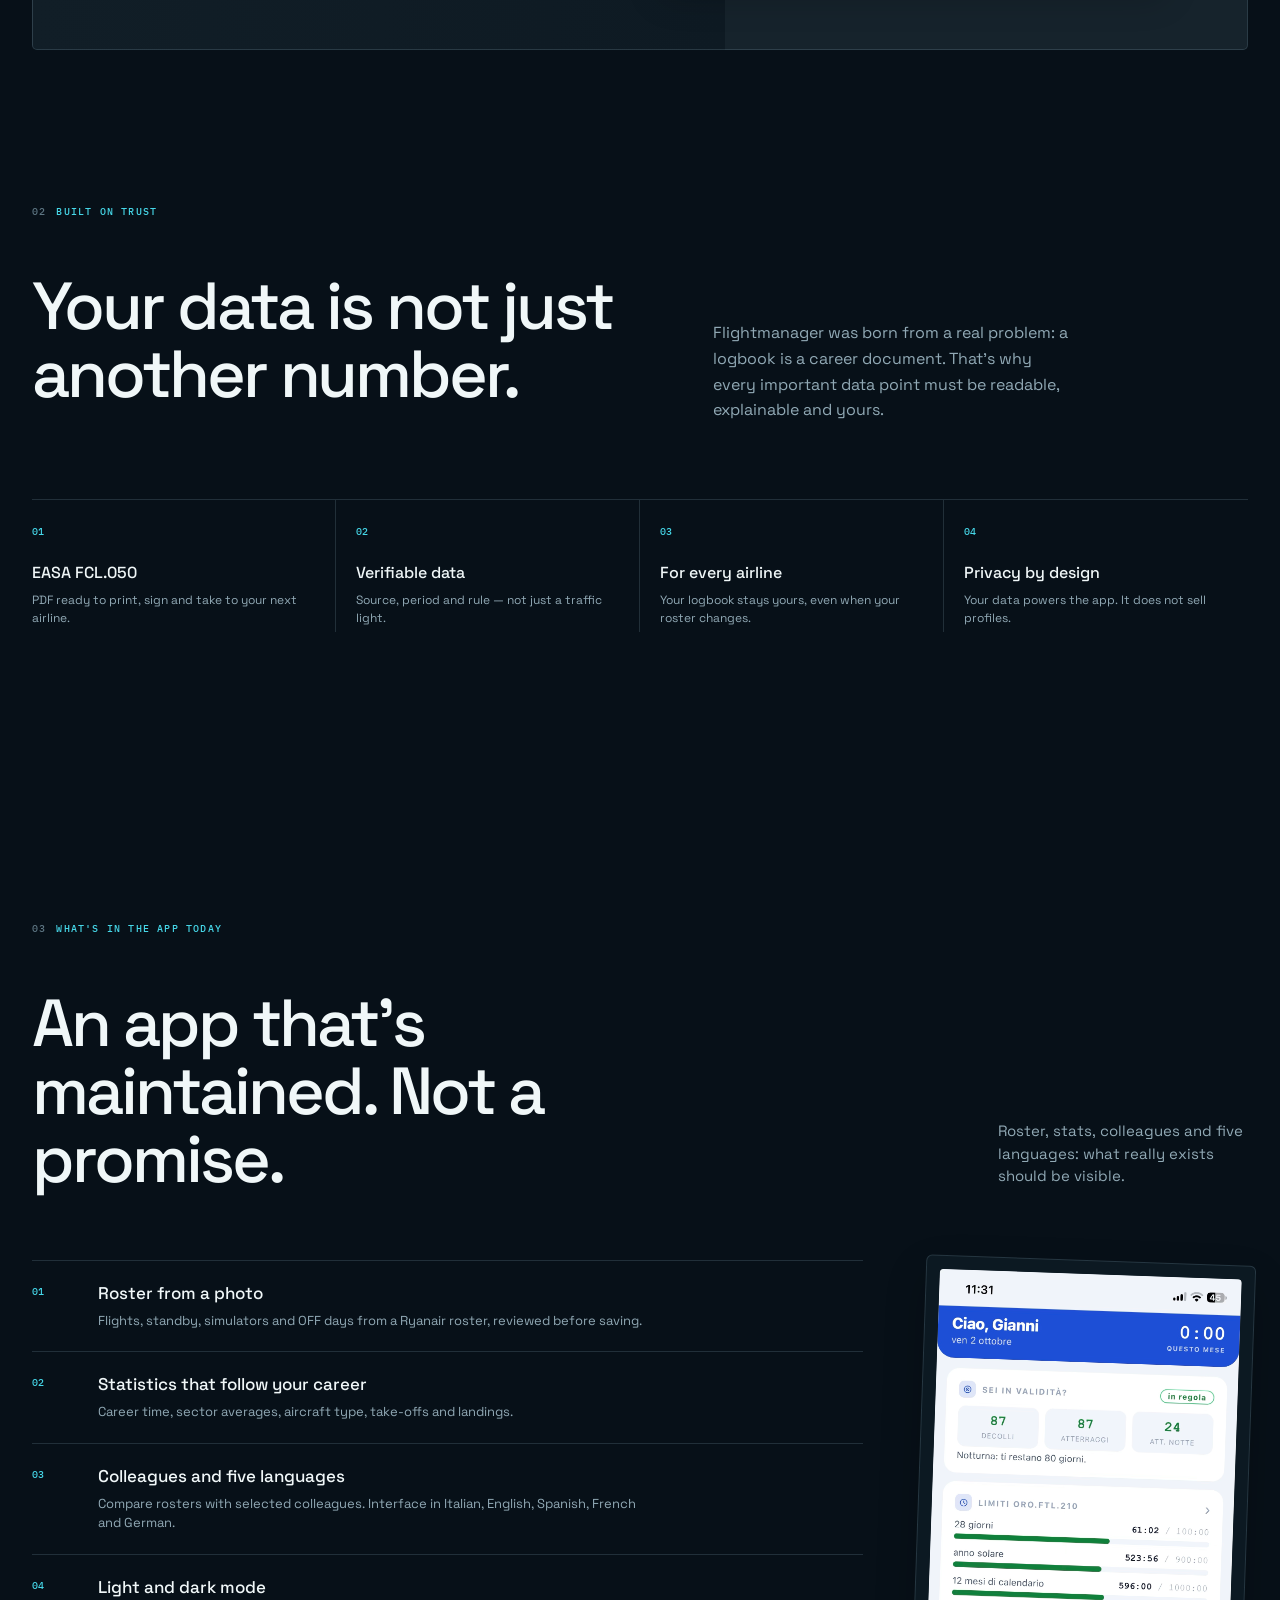
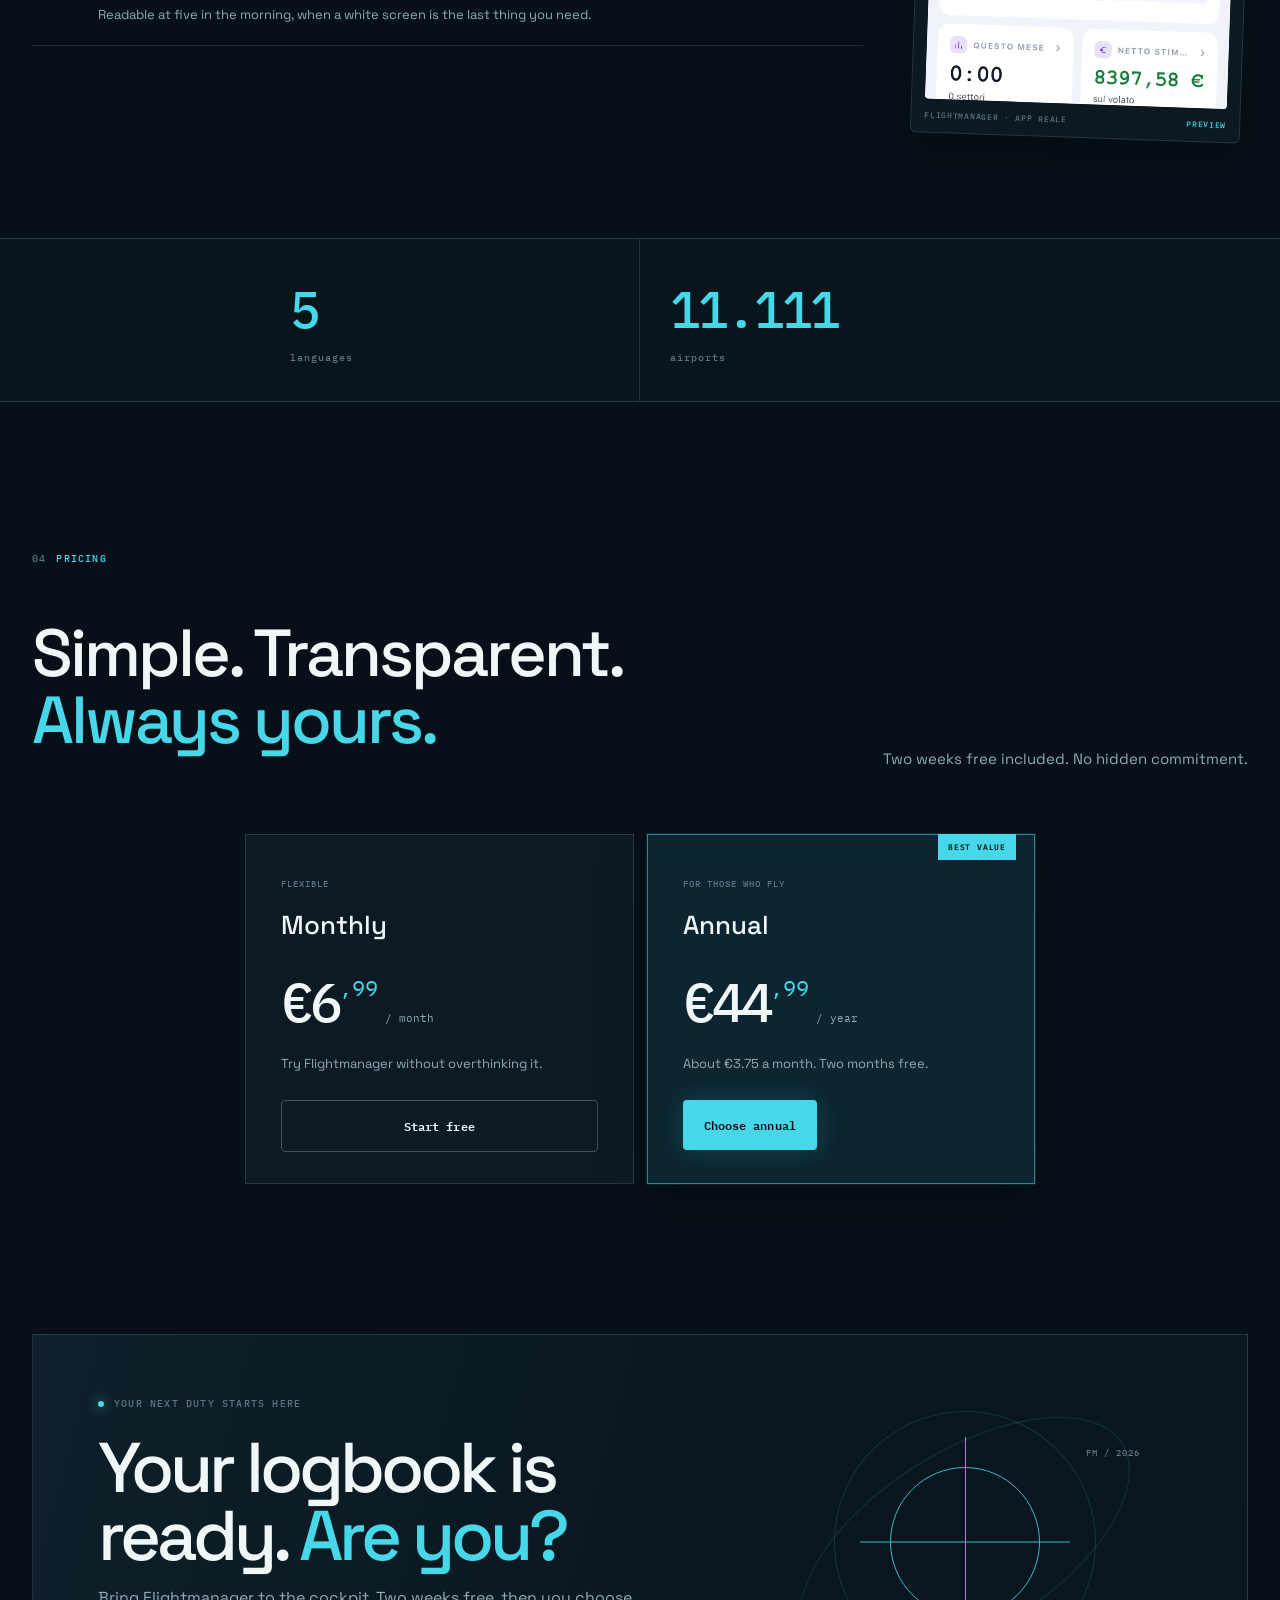
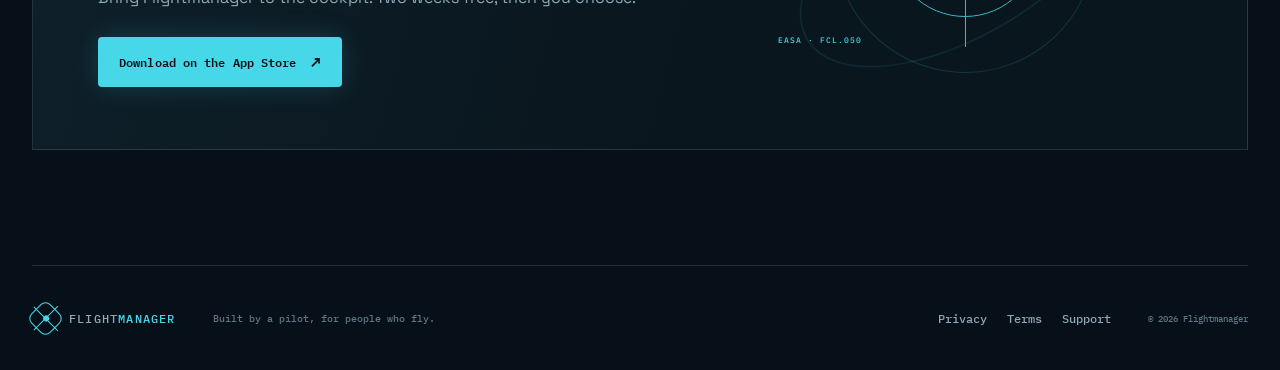
<file: en/index.html>
<!doctype html>
<html lang="en">
  <head>
    <meta charset="UTF-8" />
    <meta name="viewport" content="width=device-width, initial-scale=1.0" />
    <meta name="theme-color" content="#071018" />
    <meta name="description" content="Flightmanager is the EASA FCL.050 logbook for airline pilots: import your flights, track FTL limits and recency, and estimate your Malta Air payslip." />
    <meta property="og:title" content="Flightmanager — EASA FCL.050 logbook for pilots" />
    <meta property="og:description" content="Know if you are ready to fly: EASA logbook, FTL limits, recency and payslip estimate in one app." />
    <meta property="og:type" content="website" />
    <meta property="og:url" content="https://flight-manager.it/en/" />
    <meta property="og:image" content="https://flight-manager.it/assets/og-cover.png" />
    <meta name="twitter:card" content="summary_large_image" />
    <title>Flightmanager — EASA FCL.050 logbook, FTL limits and payslip</title>
    <link rel="preconnect" href="https://fonts.googleapis.com" />
    <link rel="preconnect" href="https://fonts.gstatic.com" crossorigin />
    <link href="https://fonts.googleapis.com/css2?family=IBM+Plex+Mono:wght@400;500;600&family=Space+Grotesk:wght@400;500;600;700&display=swap" rel="stylesheet" />
    <link rel="icon" href="/favicon.ico" sizes="any" />
    <link rel="apple-touch-icon" href="/apple-touch-icon.png" />
    <link rel="canonical" href="https://flight-manager.it/en/" />
    <link rel="alternate" hreflang="it" href="https://flight-manager.it/" />
    <link rel="alternate" hreflang="en" href="https://flight-manager.it/en/" />
    <link rel="alternate" hreflang="x-default" href="https://flight-manager.it/" />
    <link rel="stylesheet" href="/styles.css" />
    <script type="application/ld+json">
    {
      "@context": "https://schema.org",
      "@type": "MobileApplication",
      "name": "FlightManager",
      "alternateName": "Flightmanager — Logbook EASA FCL.050",
      "description": "EASA FCL.050 flight logbook for airline pilots: hours, take-offs, landings, FCL.060 recency and ORO.FTL.210 flight time limits worked out from the flights you actually flew, with PDF export. For Malta Air and Ryanair Spain pilots, a payslip estimate too.",
      "applicationCategory": "UtilitiesApplication",
      "operatingSystem": "iOS 15.1 or later",
      "url": "https://flight-manager.it/en/",
      "installUrl": "https://apps.apple.com/it/app/flightmanager/id6765693187",
      "inLanguage": ["it", "en", "es", "fr", "de"],
      "softwareVersion": "1.2.5",
      "author": { "@type": "Person", "jobTitle": "Airline pilot" },
      "offers": [
        { "@type": "Offer", "name": "Monthly", "price": "6.99", "priceCurrency": "EUR" },
        { "@type": "Offer", "name": "Annual", "price": "44.99", "priceCurrency": "EUR" }
      ]
    }
    </script>
  </head>
  <body>
    <div class="page-shell">
      <header class="nav-wrap" id="top">
        <nav class="nav container" aria-label="Navigazione principale">
          <a class="wordmark" href="#top" aria-label="Flightmanager home">
            <span class="wordmark-mark"><span></span></span>
            <span>FLIGHT<span>MANAGER</span></span>
          </a>
          <div class="nav-links">
            <a href="#system" data-it="Il sistema" data-en="The system">The system</a>
            <a href="#trust" data-it="Perché Flightmanager" data-en="Why Flightmanager">Why Flightmanager</a>
            <a href="#pricing" data-it="Prezzi" data-en="Pricing">Pricing</a>
          </div>
          <div class="nav-actions">
            <button class="lang-toggle" type="button" aria-label="Cambia lingua"><span>IT</span><i></i><b>EN</b></button>
            <a class="button button-small button-ghost" href="https://apps.apple.com/it/app/flightmanager/id6765693187" target="_blank" rel="noreferrer" data-it="Scarica l'app" data-en="Download the app">Download the app</a>
          </div>
        </nav>
      </header>

      <main>
        <section class="hero container section-grid">
          <div class="hero-copy reveal">
            <div class="eyebrow"><span class="status-dot"></span><span data-it="STATO OPERATIVO · EUROPA" data-en="FLIGHT READINESS · EUROPE">FLIGHT READINESS · EUROPE</span></div>
            <h1 data-it="Sai già se sei <em>ready</em>." data-en="Know if you're <em>ready</em>.">Know if you're <em>ready</em>.</h1>
            <p class="hero-lede" data-it="Dal roster al libretto EASA: Flightmanager trasforma ore, validità e limiti in una risposta chiara prima del tuo prossimo duty." data-en="From roster to EASA logbook: Flightmanager turns hours, currency and limits into a clear answer before your next duty.">From roster to EASA logbook: Flightmanager turns hours, currency and limits into a clear answer before your next duty.</p>
            <div class="hero-actions">
              <a class="button button-primary" href="https://apps.apple.com/it/app/flightmanager/id6765693187" target="_blank" rel="noreferrer"><span data-it="Inizia le 2 settimane gratis" data-en="Start your 2-week free trial">Start your 2-week free trial</span><span class="arrow">↗</span></a>
              <a class="text-link" href="#system"><span data-it="Vedi come funziona" data-en="See how it works">See how it works</span><span>↓</span></a>
            </div>
            <div class="hero-meta"><span>iOS 15.1+</span><span class="meta-sep"></span><span data-it="Dati tuoi, sempre" data-en="Your data, always">Your data, always</span><span class="meta-sep"></span><span data-it="5 lingue" data-en="5 languages">5 languages</span></div>
          </div>

          <div class="hero-visual reveal reveal-delay">
            <div class="orbit orbit-one"></div><div class="orbit orbit-two"></div>
            <div class="visual-tag tag-top">FM / 01 <span>LIVE</span></div>
            <div class="phone-wrap">
              <div class="phone-glow"></div>
              <div class="phone">
                <div class="phone-notch"></div>
                <div class="phone-screen">
                  <div class="app-bar"><div class="mini-brand"><span class="mini-plane">✦</span> FLIGHTMANAGER</div><span class="avatar">GR</span></div>
                  <div class="screen-greeting"><small>STATO OPERATIVO</small><strong>Buongiorno, pilota</strong><span data-today>oggi</span></div>
                  <div class="readiness-card">
                    <div class="readiness-ring"><span>✓</span><svg viewBox="0 0 100 100" aria-hidden="true"><circle cx="50" cy="50" r="43" /><circle class="ring-progress" cx="50" cy="50" r="43" /></svg></div>
                    <div><small>STATUS</small><strong>Sei a posto</strong><span>Nessun limite critico</span></div><b class="card-chevron">›</b>
                  </div>
                  <div class="screen-label">QUADRO OPERATIVO <span>OGGI</span></div>
                  <div class="screen-card"><div class="screen-card-head"><span class="icon-box cyan">◉</span><b>VALIDITÀ</b><em>IN REGOLA</em></div><div class="mini-stats"><div><strong>6</strong><span>DECOLLI</span></div><div><strong>6</strong><span>ATTERRAGGI</span></div><div><strong>3</strong><span>ATT. NOTTE</span></div></div><p>Notturna: ti restano 41 giorni.</p></div>
                  <div class="screen-card limits"><div class="screen-card-head"><span class="icon-box violet">◷</span><b>LIMITI ORO.FTL.210</b><em class="quiet">DETAIL ›</em></div><div class="limit"><span>28 giorni</span><b>42:18 <i>/ 100:00</i></b><div><u style="width:42%"></u></div></div><div class="limit"><span>Anno solare</span><b>516:40 <i>/ 900:00</i></b><div><u class="amber" style="width:57%"></u></div></div></div>
                  <div class="screen-footer"><span>FLIGHTMANAGER</span><span>03 / 05</span></div>
                </div>
              </div>
            </div>
            <div class="visual-tag tag-bottom"><span class="tag-cross">+</span><span data-it="DATO VERIFICATO" data-en="VERIFIED DATA">VERIFIED DATA</span></div>
          </div>
        </section>

        <div class="ticker" aria-label="Flightmanager capabilities"><div class="ticker-track"><span>LOGBOOK EASA</span><i>✦</i><span>FTL & CURRENCY</span><i>✦</i><span>ROSTER IMPORT</span><i>✦</i><span>FLIGHT READINESS</span><i>✦</i><span>LOGBOOK EASA</span><i>✦</i><span>FTL & CURRENCY</span><i>✦</i><span>ROSTER IMPORT</span><i>✦</i><span>FLIGHT READINESS</span><i>✦</i></div></div>

        <section class="intro container reveal" id="system">
          <div class="section-kicker"><span>01</span><span data-it="IL SISTEMA" data-en="THE SYSTEM">THE SYSTEM</span></div>
          <div class="intro-content"><h2 data-it="Non è solo un logbook. È il tuo <em>quadro operativo</em>." data-en="It's not just a logbook. It's your <em>flight picture</em>.">It's not just a logbook. It's your <em>flight picture</em>.</h2><p data-it="Un pilota non dovrebbe fare calcoli per capire se può volare. Flightmanager raccoglie il dato giusto, applica la regola giusta e ti mostra cosa conta adesso." data-en="A pilot should not have to calculate to know if they can fly. Flightmanager brings together the right data, applies the right rule and shows what matters now.">A pilot should not have to calculate to know if they can fly. Flightmanager brings together the right data, applies the right rule and shows what matters now.</p></div>
        </section>

        <section class="system-panels container">
          <article class="feature-panel panel-large reveal"><div class="panel-index">01 / 05</div><div class="panel-copy"><span class="feature-label cyan-text">PRONTO AL VOLO</span><h3 data-it="Apri. Leggi. Parti." data-en="Open. Read. Go.">Open. Read. Go.</h3><p data-it="Validità, limiti, certificati e ultime ore in un'unica vista. Lo stato è immediato; il dettaglio è sempre a un tap." data-en="Currency, limits, certificates and recent hours in one view. The status is immediate; the detail is always one tap away.">Currency, limits, certificates and recent hours in one view. The status is immediate; the detail is always one tap away.</p><a href="https://apps.apple.com/it/app/flightmanager/id6765693187" class="panel-link" target="_blank" rel="noreferrer"><span data-it="Scopri il quadro operativo" data-en="Explore the flight picture">Explore the flight picture</span> ↗</a></div><div class="panel-visual panel-readiness"><div class="large-dial"><svg viewBox="0 0 200 200"><circle cx="100" cy="100" r="82"></circle><circle class="large-progress" cx="100" cy="100" r="82"></circle></svg><div><small>FCL.060</small><strong>IN REGOLA</strong><em>VALIDITÀ NOTTURNA</em></div></div><div class="dial-foot"><span><i class="green-dot"></i> VALIDITÀ</span><b>EASA · VERIFICATO</b></div></div></article>

          <article class="feature-panel panel-dark reveal"><div class="panel-index">02 / 05</div><div class="panel-copy"><span class="feature-label violet-text">LOGBOOK EASA</span><h3 data-it="Il libretto, senza il lavoro." data-en="The logbook, without the work.">The logbook, without the work.</h3><p data-it="Ore, decolli, atterraggi e simulatori aggregati dai voli che hai davvero volato. PDF pronto da stampare e firmare." data-en="Hours, take-offs, landings and simulators aggregated from the flights you actually flew. PDF ready to print and sign.">Hours, take-offs, landings and simulators aggregated from the flights you actually flew. PDF ready to print and sign.</p><div class="logbook-sheet"><div class="sheet-top"><span>EASA FCL.050</span><b>FLIGHT LOGBOOK</b><span>2026 / 09</span></div><div class="sheet-lines"><i style="width:92%"></i><i style="width:78%"></i><i style="width:86%"></i><i style="width:66%"></i><i style="width:88%"></i></div><div class="sheet-total"><span>TOTAL BLOCK</span><strong>1.248:32</strong></div></div></article>

          <article class="feature-panel panel-cyan reveal"><div class="panel-index">03 / 05</div><div class="panel-copy"><span class="feature-label dark-text">IMPORTA SENZA BLOCCARTI</span><h3 data-it="Da roster a logbook. In un tap." data-en="From roster to logbook. One tap.">From roster to logbook. One tap.</h3><p data-it="Importa CSV, email Verified Flights o roster fotografato. Prima controlli, poi salvi. I dati non entrano alla cieca." data-en="Import CSV, Verified Flights emails or a photographed roster. Review first, then save. Data never goes in blindly.">Import CSV, Verified Flights emails or a photographed roster. Review first, then save. Data never goes in blindly.</p><div class="import-flow"><span>ROSTER</span><b>→</b><strong>CONTROLLO</strong><b>→</b><span>LOGBOOK</span></div></article>

          <article class="feature-panel panel-pay reveal"><div class="panel-index">04 / 05</div><div class="panel-copy"><span class="feature-label amber-text">BUSTA PAGA</span><h3 data-it="Se voli Malta Air, leggi anche la busta paga." data-en="If you fly Malta Air, read your payslip too.">If you fly Malta Air, read your payslip too.</h3><p data-it="Un esempio illustrativo costruito sulle voci di un cedolino: netto, trattenute e parametri del tuo regime. I valori mostrati aiutano a capire il calcolo e non sostituiscono il cedolino ufficiale." data-en="An illustrative example built from payslip lines: take-home pay, deductions and your regime parameters. The figures explain the calculation and do not replace the official payslip.">An illustrative example built from payslip lines: take-home pay, deductions and your regime parameters. The figures explain the calculation and do not replace the official payslip.</p><a href="/guide/busta-paga-malta-air/" class="panel-link"><span data-it="Come si legge la busta paga, voce per voce" data-en="How to read a Malta Air payslip (guide in Italian)">How to read a Malta Air payslip (guide in Italian)</span> &rarr;</a></div><div class="payroll-card"><div class="payroll-head"><span>MALTA AIR · ESEMPIO SETTEMBRE</span><b>STIMA</b></div><small>NETTO STIMATO</small><strong>€ 8.442,00</strong><div class="payroll-bar"><i></i></div><div class="payroll-lines"><span>Trattenute complessive <b class="negative">− € 3.904,42</b></span><span>Voci del cedolino <b>riga per riga</b></span></div><div class="payroll-note">ESEMPIO ILLUSTRATIVO · NON UFFICIALE</div></div></article>

          <article class="feature-panel panel-split reveal"><div class="panel-index">05 / 05</div><div class="panel-copy"><span class="feature-label amber-text">NUMERI CHE SPIEGANO</span><h3 data-it="Ogni limite ha un perché." data-en="Every limit has a why.">Every limit has a why.</h3><p data-it="FTL, recency e certificati non sono semafori misteriosi. Vedi la regola, il periodo e quanto ti resta." data-en="FTL, currency and certificates are not mysterious traffic lights. See the rule, the period and what remains.">FTL, currency and certificates are not mysterious traffic lights. See the rule, the period and what remains.</p></div><div class="limit-card"><div><small>28 DAY LIMIT · USED</small><strong>57:42 <em>used</em></strong></div><div class="limit-bar"><span></span></div><footer><span>100:00 MAX</span><b>58% USED</b></footer><div class="source-label">ORO.FTL.210 <span>ⓘ</span></div></div></article>
        </section>

        <section class="trust-section container reveal" id="trust">
          <div class="section-kicker"><span>02</span><span data-it="COSTRUITO SULLA FIDUCIA" data-en="BUILT ON TRUST">BUILT ON TRUST</span></div>
          <div class="trust-head"><h2 data-it="Il tuo dato non è un numero qualsiasi." data-en="Your data is not just another number.">Your data is not just another number.</h2><p data-it="Flightmanager nasce da un problema reale: il logbook è un documento di carriera. Per questo ogni dato importante deve essere leggibile, spiegabile e tuo." data-en="Flightmanager was born from a real problem: a logbook is a career document. That's why every important data point must be readable, explainable and yours.">Flightmanager was born from a real problem: a logbook is a career document. That's why every important data point must be readable, explainable and yours.</p></div>
          <div class="trust-grid"><div class="trust-item"><span class="trust-number">01</span><strong data-it="EASA FCL.050" data-en="EASA FCL.050">EASA FCL.050</strong><p data-it="PDF pronto per stampa, firma e cambio compagnia." data-en="PDF ready to print, sign and take to your next airline.">PDF ready to print, sign and take to your next airline.</p></div><div class="trust-item"><span class="trust-number">02</span><strong data-it="Dati verificabili" data-en="Verifiable data">Verifiable data</strong><p data-it="Origine, periodo e regola, non solo un semaforo." data-en="Source, period and rule — not just a traffic light.">Source, period and rule — not just a traffic light.</p></div><div class="trust-item"><span class="trust-number">03</span><strong data-it="Per ogni compagnia" data-en="For every airline">For every airline</strong><p data-it="Il logbook resta tuo, anche quando cambia il roster." data-en="Your logbook stays yours, even when your roster changes.">Your logbook stays yours, even when your roster changes.</p></div><div class="trust-item"><span class="trust-number">04</span><strong data-it="Privacy by design" data-en="Privacy by design">Privacy by design</strong><p data-it="I dati servono all'app. Non a vendere profili." data-en="Your data powers the app. It does not sell profiles.">Your data powers the app. It does not sell profiles.</p></div></div>
        </section>

        <section class="updates-section container reveal"><div class="section-kicker"><span>03</span><span data-it="COSA C'È NELL'APP, OGGI" data-en="WHAT'S IN THE APP TODAY">WHAT'S IN THE APP TODAY</span></div><div class="updates-head"><h2 data-it="Un'app mantenuta. Non una promessa." data-en="An app that's maintained. Not a promise.">An app that's maintained. Not a promise.</h2><p data-it="Roster, statistiche, colleghi e cinque lingue: quello che esiste davvero deve vedersi." data-en="Roster, stats, colleagues and five languages: what really exists should be visible.">Roster, stats, colleagues and five languages: what really exists should be visible.</p></div><div class="updates-layout"><div class="updates-list"><article><span>01</span><div><strong data-it="Il roster in una foto" data-en="Roster from a photo">Roster from a photo</strong><p data-it="Voli, standby, simulatori e giorni OFF dal roster Ryanair, con controllo prima del salvataggio." data-en="Flights, standby, simulators and OFF days from a Ryanair roster, reviewed before saving.">Flights, standby, simulators and OFF days from a Ryanair roster, reviewed before saving.</p></div></article><article><span>02</span><div><strong data-it="Statistiche che seguono la carriera" data-en="Statistics that follow your career">Statistics that follow your career</strong><p data-it="Tempo progressivo, medie per settore, tipo di aeromobile, decolli e atterraggi." data-en="Career time, sector averages, aircraft type, take-offs and landings.">Career time, sector averages, aircraft type, take-offs and landings.</p></div></article><article><span>03</span><div><strong data-it="Colleghi e cinque lingue" data-en="Colleagues and five languages">Colleagues and five languages</strong><p data-it="Confronta i turni con i colleghi scelti. Interfaccia in italiano, inglese, spagnolo, francese e tedesco." data-en="Compare rosters with selected colleagues. Interface in Italian, English, Spanish, French and German.">Compare rosters with selected colleagues. Interface in Italian, English, Spanish, French and German.</p></div></article><article><span>04</span><div><strong data-it="Tema chiaro e scuro" data-en="Light and dark mode">Light and dark mode</strong><p data-it="Leggibile anche alle cinque del mattino, quando lo schermo bianco non serve." data-en="Readable at five in the morning, when a white screen is the last thing you need.">Readable at five in the morning, when a white screen is the last thing you need.</p></div></article></div><figure class="real-screenshot"><img src="/assets/flightmanager-readiness.jpg" alt="Schermata reale di Flightmanager con limiti, validità e ultimo volo" /><figcaption><span>FLIGHTMANAGER · APP REALE</span><b>PREVIEW</b></figcaption></figure></div></section>

        <section class="numbers-section"><div class="container numbers-grid"><div><span class="big-number">5</span><span class="number-label" data-it="lingue" data-en="languages">languages</span></div><div><span class="big-number">11.111</span><span class="number-label" data-it="aeroporti" data-en="airports">airports</span></div></div></section>

        <section class="pricing container reveal" id="pricing">
          <div class="section-kicker"><span>04</span><span data-it="PREZZI" data-en="PRICING">PRICING</span></div>
          <div class="pricing-head"><h2 data-it="Semplice. Trasparente. <em>Sempre tuo.</em>" data-en="Simple. Transparent. <em>Always yours.</em>">Simple. Transparent. <em>Always yours.</em></h2><p data-it="Due settimane gratis incluse. Nessun vincolo nascosto." data-en="Two weeks free included. No hidden commitment.">Two weeks free included. No hidden commitment.</p></div>
          <div class="price-grid"><article class="price-card"><span class="price-eyebrow" data-it="FLESSIBILE" data-en="FLEXIBLE">FLEXIBLE</span><h3 data-it="Mensile" data-en="Monthly">Monthly</h3><div class="price"><b>€6</b><sup>,99</sup><span data-it="/ mese" data-en="/ month">/ month</span></div><p data-it="Per provare Flightmanager senza pensieri." data-en="Try Flightmanager without overthinking it.">Try Flightmanager without overthinking it.</p><a class="button button-outline" href="https://apps.apple.com/it/app/flightmanager/id6765693187" target="_blank" rel="noreferrer" data-it="Inizia gratis" data-en="Start free">Start free</a></article><article class="price-card featured"><div class="best-value" data-it="MIGLIORE OFFERTA" data-en="BEST VALUE">BEST VALUE</div><span class="price-eyebrow" data-it="PER CHI VOLA" data-en="FOR THOSE WHO FLY">FOR THOSE WHO FLY</span><h3 data-it="Annuale" data-en="Annual">Annual</h3><div class="price"><b>€44</b><sup>,99</sup><span data-it="/ anno" data-en="/ year">/ year</span></div><p data-it="Circa €3,75 al mese. Due mesi gratuiti." data-en="About €3.75 a month. Two months free.">About €3.75 a month. Two months free.</p><a class="button button-primary" href="https://apps.apple.com/it/app/flightmanager/id6765693187" target="_blank" rel="noreferrer" data-it="Scegli annuale" data-en="Choose annual">Choose annual</a></article></div>
        </section>

        <section class="final-cta container reveal"><div class="cta-grid"><div><div class="eyebrow"><span class="status-dot"></span><span data-it="IL PROSSIMO DUTY INIZIA QUI" data-en="YOUR NEXT DUTY STARTS HERE">YOUR NEXT DUTY STARTS HERE</span></div><h2 data-it="Il libretto è pronto. <em>Tu?</em>" data-en="Your logbook is ready. <em>Are you?</em>">Your logbook is ready. <em>Are you?</em></h2><p data-it="Porta Flightmanager nel cockpit. Due settimane gratis, poi scegli tu." data-en="Bring Flightmanager to the cockpit. Two weeks free, then you choose.">Bring Flightmanager to the cockpit. Two weeks free, then you choose.</p><a class="button button-primary" href="https://apps.apple.com/it/app/flightmanager/id6765693187" target="_blank" rel="noreferrer"><span data-it="Scarica su App Store" data-en="Download on the App Store">Download on the App Store</span> <span class="arrow">↗</span></a></div><div class="cta-graphic"><div class="crosshair"></div><span>FM / 2026</span><small>EASA · FCL.050</small></div></div></section>
      </main>

      <footer class="footer container"><a class="wordmark" href="#top"><span class="wordmark-mark"><span></span></span><span>FLIGHT<span>MANAGER</span></span></a><p data-it="Fatto da un pilota, per chi vola." data-en="Built by a pilot, for people who fly.">Built by a pilot, for people who fly.</p><div><a href="https://flight-manager.it/privacy.html" target="_blank" rel="noreferrer" data-it="Privacy" data-en="Privacy">Privacy</a><a href="https://flight-manager.it/terms.html" target="_blank" rel="noreferrer" data-it="Termini" data-en="Terms">Terms</a><a href="mailto:info@flight-manager.it" data-it="Supporto" data-en="Support">Support</a></div><span class="copyright">© 2026 Flightmanager</span></footer>
    </div>
    <script src="/app.js"></script>
  </body>
</html>
</file>
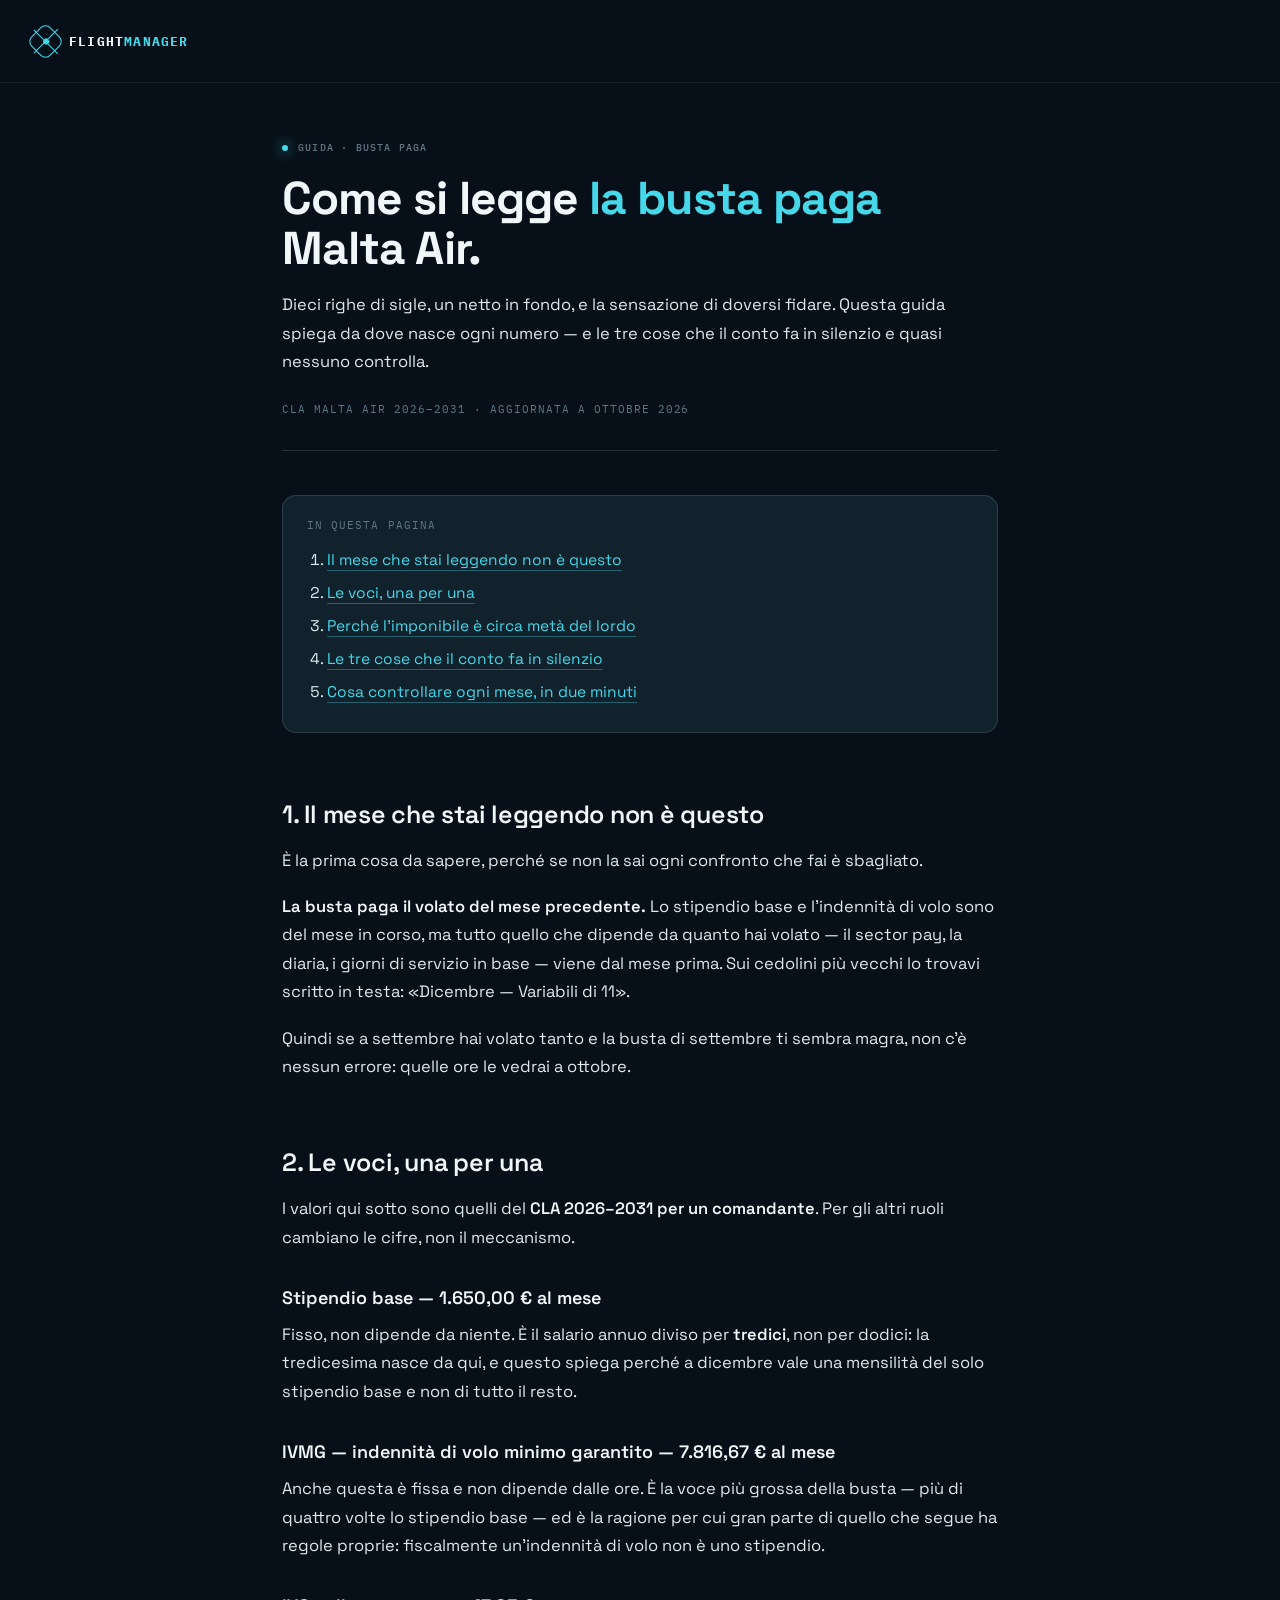
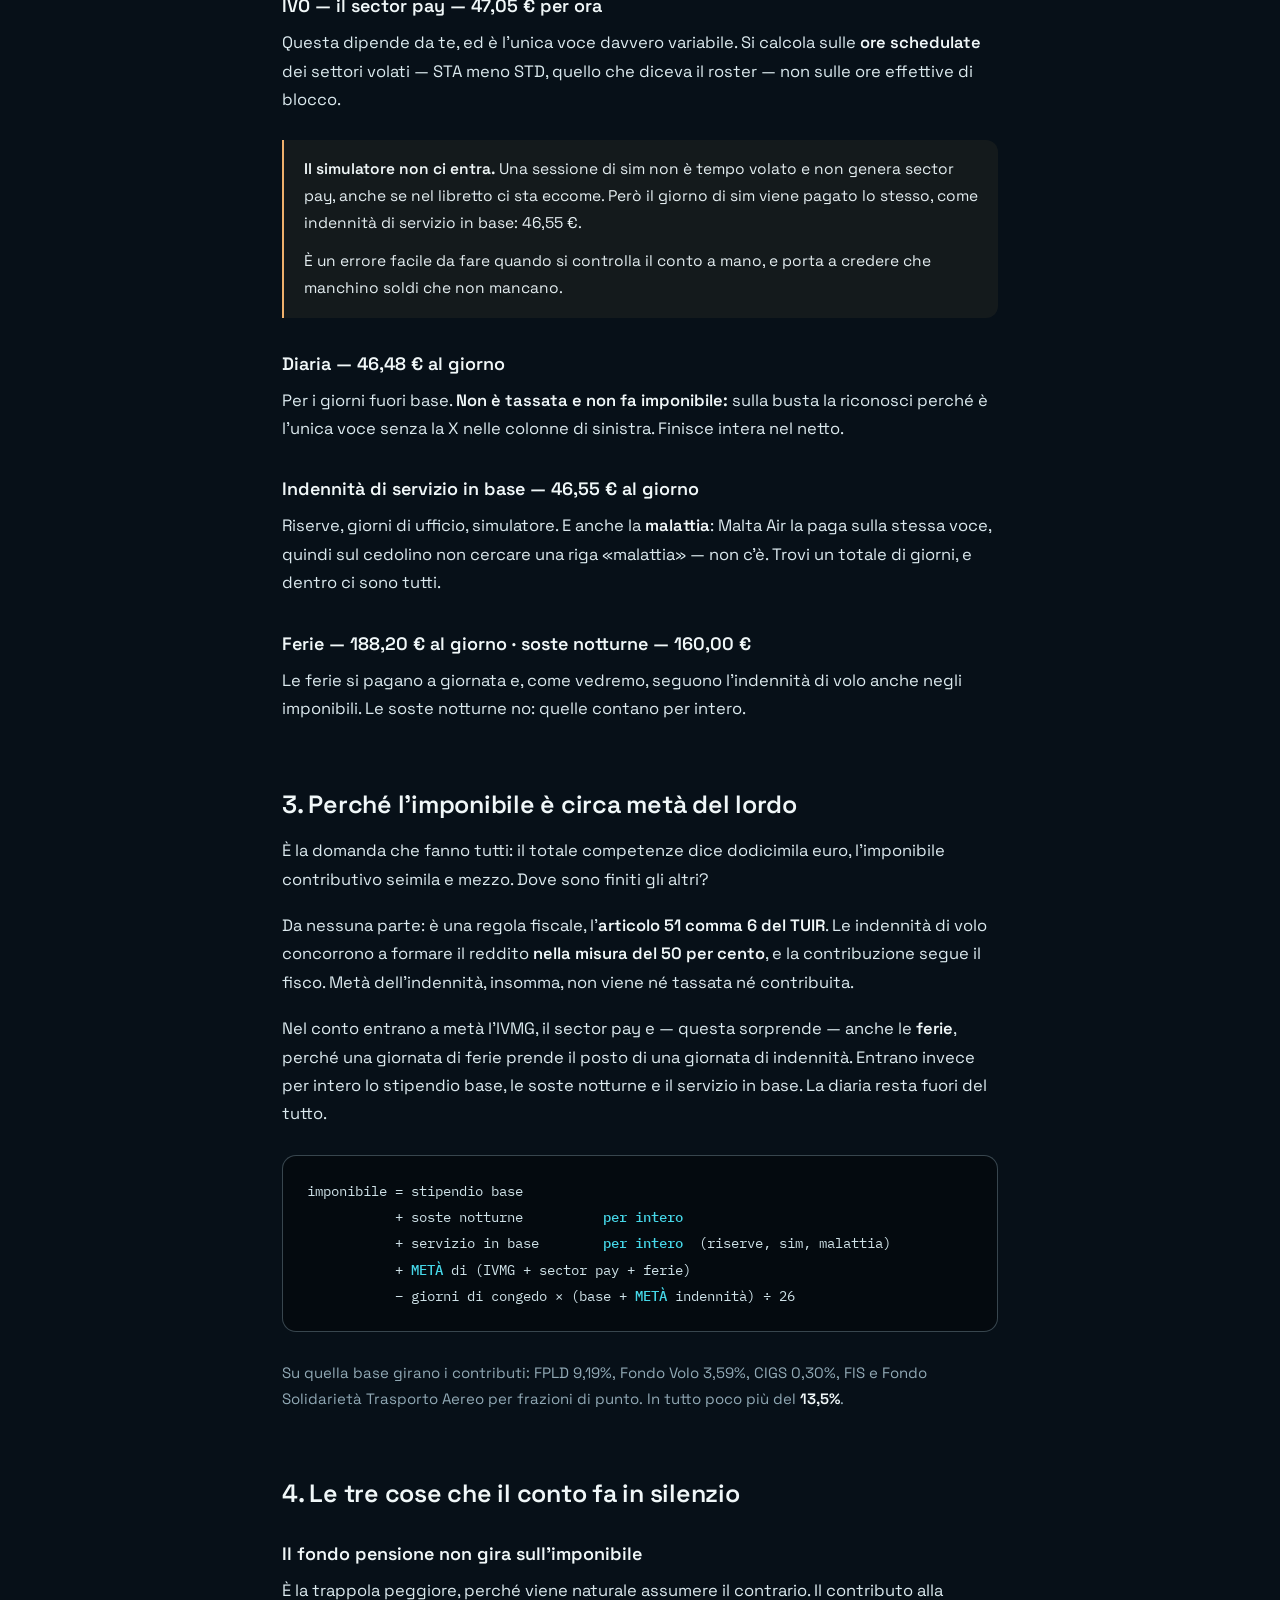
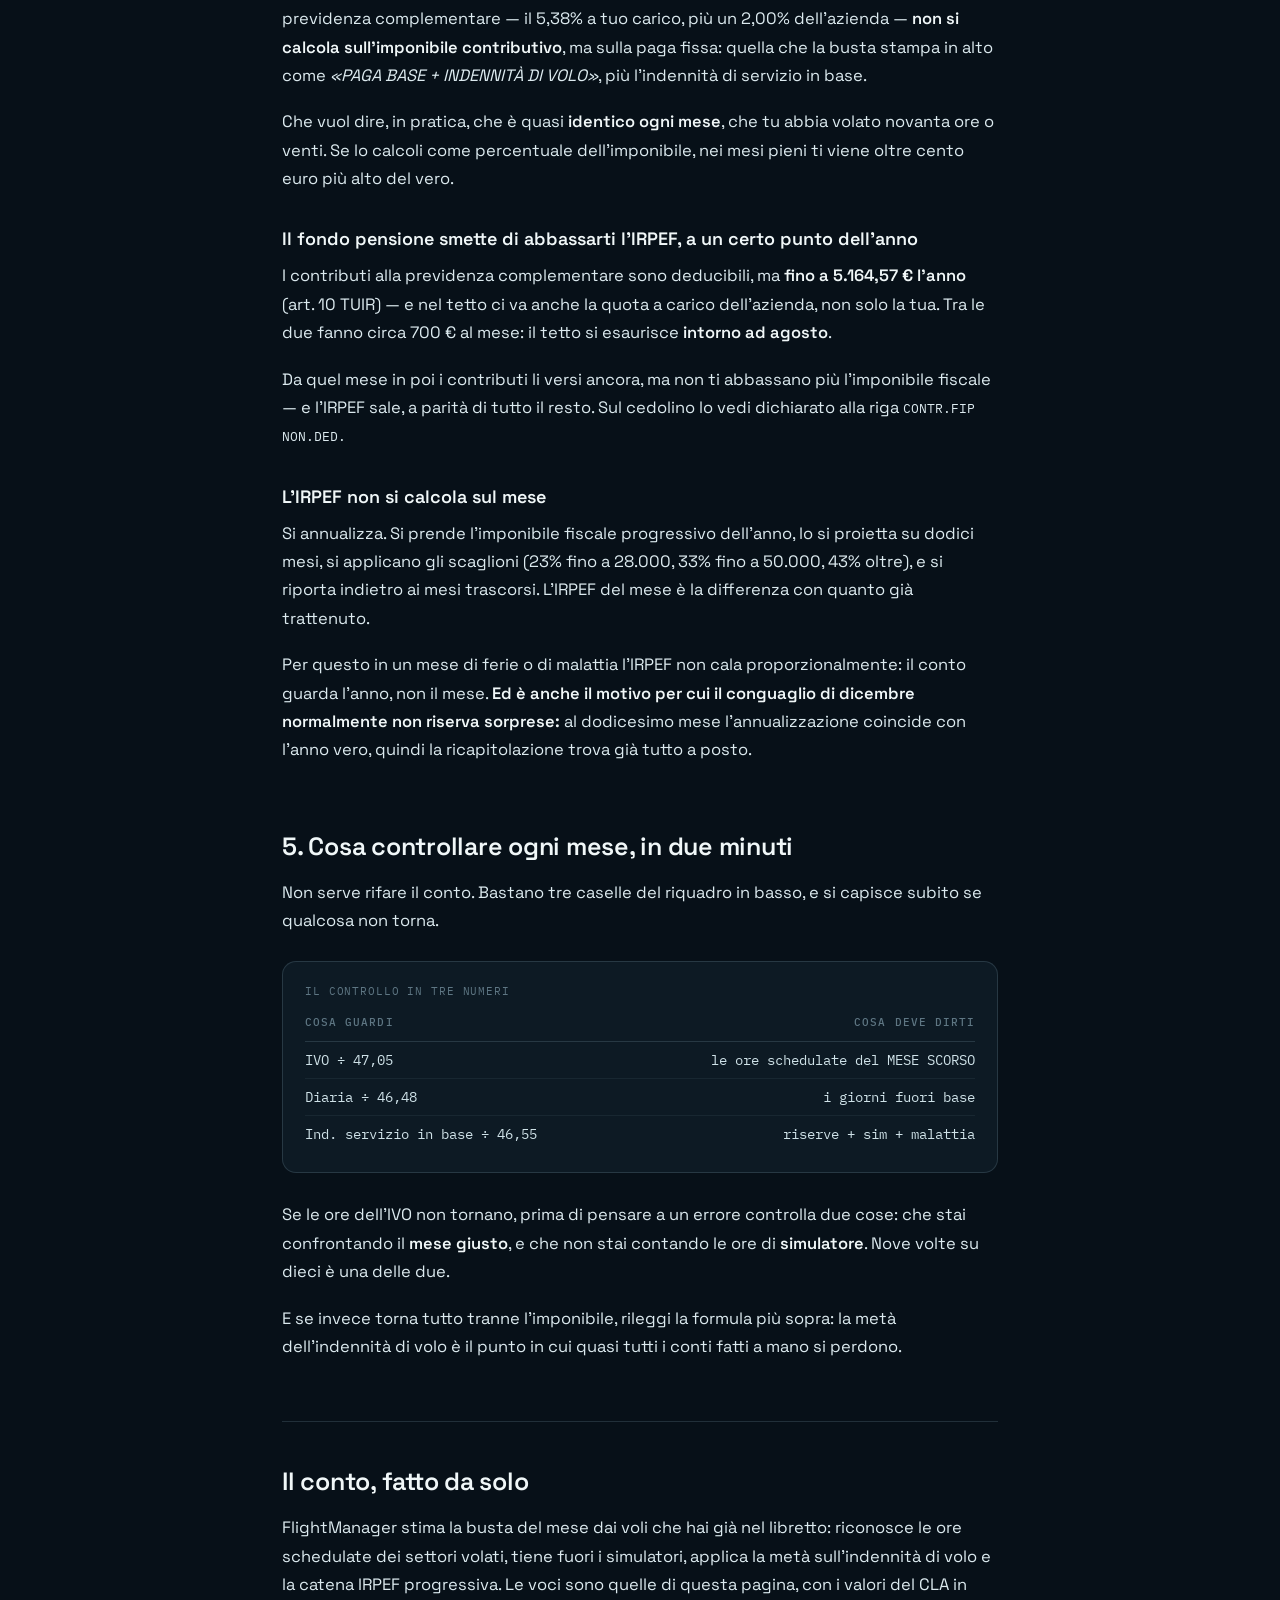
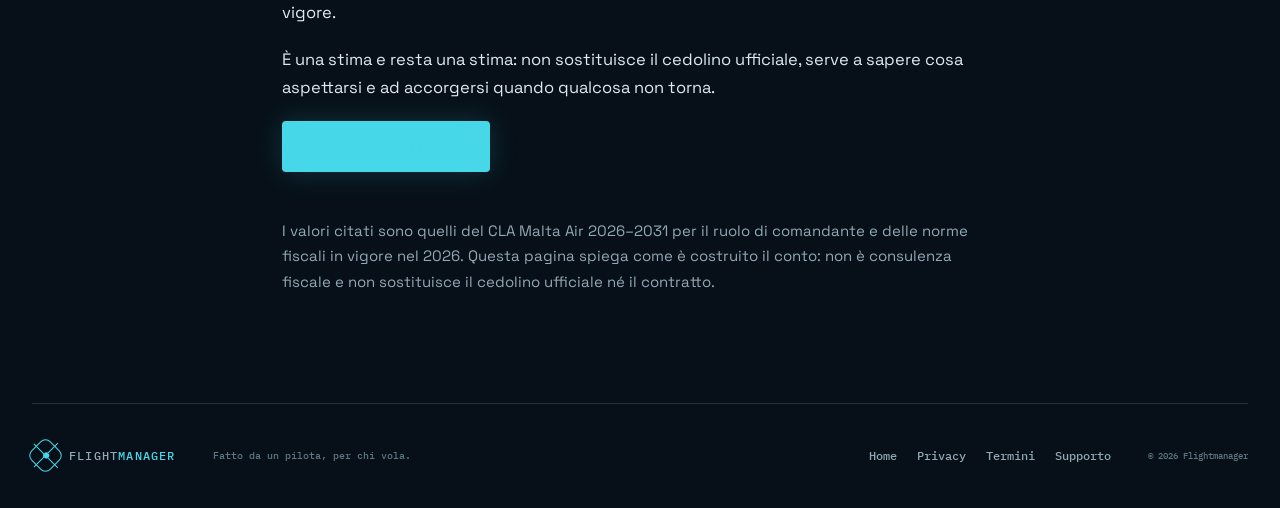
<file: guide/busta-paga-malta-air/index.html>
<!doctype html>
<html lang="it">
  <head>
    <meta charset="UTF-8" />
    <meta name="viewport" content="width=device-width, initial-scale=1.0" />
    <meta name="theme-color" content="#071018" />
    <title>Come si legge la busta paga Malta Air — guida voce per voce</title>
    <meta name="description" content="Stipendio base, IVMG, IVO, diaria: cosa sono le voci della busta paga di un pilota Malta Air, perché l'imponibile è circa metà del lordo, e le tre cose che quasi nessuno controlla." />
    <link rel="canonical" href="https://flight-manager.it/guide/busta-paga-malta-air/" />
    <meta property="og:title" content="Come si legge la busta paga Malta Air" />
    <meta property="og:description" content="Le voci una per una, perché l'imponibile è metà del lordo, e le tre trappole del conto." />
    <meta property="og:type" content="article" />
    <meta property="og:url" content="https://flight-manager.it/guide/busta-paga-malta-air/" />
    <meta property="og:image" content="https://flight-manager.it/assets/og-cover.png" />
    <link rel="icon" href="/favicon.ico" sizes="any" />
    <link rel="preconnect" href="https://fonts.googleapis.com" />
    <link rel="preconnect" href="https://fonts.gstatic.com" crossorigin />
    <link href="https://fonts.googleapis.com/css2?family=IBM+Plex+Mono:wght@400;500;600&family=Space+Grotesk:wght@400;500;600;700&display=swap" rel="stylesheet" />
    <link rel="stylesheet" href="/styles.css" />
    <link rel="stylesheet" href="/guide/guida.css" />
    <script type="application/ld+json">
    {
      "@context": "https://schema.org",
      "@type": "Article",
      "headline": "Come si legge la busta paga Malta Air",
      "description": "Le voci della busta paga di un pilota Malta Air una per una: stipendio base, IVMG, IVO, diaria, servizio in base. Perché l'imponibile contributivo è circa metà del lordo, e le tre cose che quasi nessuno controlla.",
      "inLanguage": "it",
      "datePublished": "2026-10-02",
      "author": { "@type": "Person", "jobTitle": "Comandante" },
      "mainEntityOfPage": "https://flight-manager.it/guide/busta-paga-malta-air/"
    }
    </script>
  </head>
  <body>
    <div class="page-shell">
      <header class="nav-wrap" id="top">
        <nav class="nav container" aria-label="Navigazione principale">
          <a class="wordmark" href="/" aria-label="Flightmanager home">
            <span class="wordmark-mark"><span></span></span>
            <span>FLIGHT<span>MANAGER</span></span>
          </a>
        </nav>
      </header>

      <main>
        <article class="guida">
          <div class="guida-testata">
            <div class="eyebrow"><span class="status-dot"></span><span>GUIDA · BUSTA PAGA</span></div>
            <h1>Come si legge <em>la busta paga</em> Malta Air.</h1>
            <p class="guida-sommario">Dieci righe di sigle, un netto in fondo, e la sensazione di doversi fidare. Questa guida spiega da dove nasce ogni numero — e le tre cose che il conto fa in silenzio e quasi nessuno controlla.</p>
            <div class="guida-meta">CLA Malta Air 2026–2031 · aggiornata a ottobre 2026</div>
          </div>

          <nav class="indice">
            <p>In questa pagina</p>
            <ol>
              <li><a href="#mese">Il mese che stai leggendo non è questo</a></li>
              <li><a href="#voci">Le voci, una per una</a></li>
              <li><a href="#imponibile">Perché l'imponibile è circa metà del lordo</a></li>
              <li><a href="#trappole">Le tre cose che il conto fa in silenzio</a></li>
              <li><a href="#controllo">Cosa controllare ogni mese, in due minuti</a></li>
            </ol>
          </nav>

          <h2 id="mese">1. Il mese che stai leggendo non è questo</h2>
          <p>È la prima cosa da sapere, perché se non la sai ogni confronto che fai è sbagliato.</p>
          <p><strong>La busta paga il volato del mese precedente.</strong> Lo stipendio base e l'indennità di volo sono del mese in corso, ma tutto quello che dipende da quanto hai volato — il sector pay, la diaria, i giorni di servizio in base — viene dal mese prima. Sui cedolini più vecchi lo trovavi scritto in testa: «Dicembre — Variabili di 11».</p>
          <p>Quindi se a settembre hai volato tanto e la busta di settembre ti sembra magra, non c'è nessun errore: quelle ore le vedrai a ottobre.</p>

          <h2 id="voci">2. Le voci, una per una</h2>
          <p>I valori qui sotto sono quelli del <strong>CLA 2026–2031 per un comandante</strong>. Per gli altri ruoli cambiano le cifre, non il meccanismo.</p>

          <h3>Stipendio base — 1.650,00 € al mese</h3>
          <p>Fisso, non dipende da niente. È il salario annuo diviso per <strong>tredici</strong>, non per dodici: la tredicesima nasce da qui, e questo spiega perché a dicembre vale una mensilità del solo stipendio base e non di tutto il resto.</p>

          <h3>IVMG — indennità di volo minimo garantito — 7.816,67 € al mese</h3>
          <p>Anche questa è fissa e non dipende dalle ore. È la voce più grossa della busta — più di quattro volte lo stipendio base — ed è la ragione per cui gran parte di quello che segue ha regole proprie: fiscalmente un'indennità di volo non è uno stipendio.</p>

          <h3>IVO — il sector pay — 47,05 € per ora</h3>
          <p>Questa dipende da te, ed è l'unica voce davvero variabile. Si calcola sulle <strong>ore schedulate</strong> dei settori volati — STA meno STD, quello che diceva il roster — non sulle ore effettive di blocco.</p>
          <div class="avviso">
            <p><strong>Il simulatore non ci entra.</strong> Una sessione di sim non è tempo volato e non genera sector pay, anche se nel libretto ci sta eccome. Però il giorno di sim viene pagato lo stesso, come indennità di servizio in base: 46,55 €.</p>
            <p>È un errore facile da fare quando si controlla il conto a mano, e porta a credere che manchino soldi che non mancano.</p>
          </div>

          <h3>Diaria — 46,48 € al giorno</h3>
          <p>Per i giorni fuori base. <strong>Non è tassata e non fa imponibile:</strong> sulla busta la riconosci perché è l'unica voce senza la X nelle colonne di sinistra. Finisce intera nel netto.</p>

          <h3>Indennità di servizio in base — 46,55 € al giorno</h3>
          <p>Riserve, giorni di ufficio, simulatore. E anche la <strong>malattia</strong>: Malta Air la paga sulla stessa voce, quindi sul cedolino non cercare una riga «malattia» — non c'è. Trovi un totale di giorni, e dentro ci sono tutti.</p>

          <h3>Ferie — 188,20 € al giorno · soste notturne — 160,00 €</h3>
          <p>Le ferie si pagano a giornata e, come vedremo, seguono l'indennità di volo anche negli imponibili. Le soste notturne no: quelle contano per intero.</p>

          <h2 id="imponibile">3. Perché l'imponibile è circa metà del lordo</h2>
          <p>È la domanda che fanno tutti: il totale competenze dice dodicimila euro, l'imponibile contributivo seimila e mezzo. Dove sono finiti gli altri?</p>
          <p>Da nessuna parte: è una regola fiscale, l'<strong>articolo 51 comma 6 del TUIR</strong>. Le indennità di volo concorrono a formare il reddito <strong>nella misura del 50 per cento</strong>, e la contribuzione segue il fisco. Metà dell'indennità, insomma, non viene né tassata né contribuita.</p>
          <p>Nel conto entrano a metà l'IVMG, il sector pay e — questa sorprende — anche le <strong>ferie</strong>, perché una giornata di ferie prende il posto di una giornata di indennità. Entrano invece per intero lo stipendio base, le soste notturne e il servizio in base. La diaria resta fuori del tutto.</p>

          <div class="formula">imponibile = stipendio base
           + soste notturne          <b>per intero</b>
           + servizio in base        <b>per intero</b>  (riserve, sim, malattia)
           + <b>METÀ</b> di (IVMG + sector pay + ferie)
           − giorni di congedo × (base + <b>METÀ</b> indennità) ÷ 26</div>

          <p class="nota">Su quella base girano i contributi: FPLD 9,19%, Fondo Volo 3,59%, CIGS 0,30%, FIS e Fondo Solidarietà Trasporto Aereo per frazioni di punto. In tutto poco più del <strong>13,5%</strong>.</p>

          <h2 id="trappole">4. Le tre cose che il conto fa in silenzio</h2>

          <h3>Il fondo pensione non gira sull'imponibile</h3>
          <p>È la trappola peggiore, perché viene naturale assumere il contrario. Il contributo alla previdenza complementare — il 5,38% a tuo carico, più un 2,00% dell'azienda — <strong>non si calcola sull'imponibile contributivo</strong>, ma sulla paga fissa: quella che la busta stampa in alto come <em>«PAGA BASE + INDENNITÀ DI VOLO»</em>, più l'indennità di servizio in base.</p>
          <p>Che vuol dire, in pratica, che è quasi <strong>identico ogni mese</strong>, che tu abbia volato novanta ore o venti. Se lo calcoli come percentuale dell'imponibile, nei mesi pieni ti viene oltre cento euro più alto del vero.</p>

          <h3>Il fondo pensione smette di abbassarti l'IRPEF, a un certo punto dell'anno</h3>
          <p>I contributi alla previdenza complementare sono deducibili, ma <strong>fino a 5.164,57 € l'anno</strong> (art. 10 TUIR) — e nel tetto ci va anche la quota a carico dell'azienda, non solo la tua. Tra le due fanno circa 700 € al mese: il tetto si esaurisce <strong>intorno ad agosto</strong>.</p>
          <p>Da quel mese in poi i contributi li versi ancora, ma non ti abbassano più l'imponibile fiscale — e l'IRPEF sale, a parità di tutto il resto. Sul cedolino lo vedi dichiarato alla riga <span style="font-family:var(--mono);font-size:13px">CONTR.FIP NON.DED.</span></p>

          <h3>L'IRPEF non si calcola sul mese</h3>
          <p>Si annualizza. Si prende l'imponibile fiscale progressivo dell'anno, lo si proietta su dodici mesi, si applicano gli scaglioni (23% fino a 28.000, 33% fino a 50.000, 43% oltre), e si riporta indietro ai mesi trascorsi. L'IRPEF del mese è la differenza con quanto già trattenuto.</p>
          <p>Per questo in un mese di ferie o di malattia l'IRPEF non cala proporzionalmente: il conto guarda l'anno, non il mese. <strong>Ed è anche il motivo per cui il conguaglio di dicembre normalmente non riserva sorprese:</strong> al dodicesimo mese l'annualizzazione coincide con l'anno vero, quindi la ricapitolazione trova già tutto a posto.</p>

          <h2 id="controllo">5. Cosa controllare ogni mese, in due minuti</h2>
          <p>Non serve rifare il conto. Bastano tre caselle del riquadro in basso, e si capisce subito se qualcosa non torna.</p>

          <div class="conto">
            <p class="cap">Il controllo in tre numeri</p>
            <table>
              <thead><tr><th>Cosa guardi</th><th>Cosa deve dirti</th></tr></thead>
              <tbody>
                <tr><td>IVO ÷ 47,05</td><td>le ore schedulate del MESE SCORSO</td></tr>
                <tr><td>Diaria ÷ 46,48</td><td>i giorni fuori base</td></tr>
                <tr><td>Ind. servizio in base ÷ 46,55</td><td>riserve + sim + malattia</td></tr>
              </tbody>
            </table>
          </div>

          <p>Se le ore dell'IVO non tornano, prima di pensare a un errore controlla due cose: che stai confrontando il <strong>mese giusto</strong>, e che non stai contando le ore di <strong>simulatore</strong>. Nove volte su dieci è una delle due.</p>
          <p>E se invece torna tutto tranne l'imponibile, rileggi la formula più sopra: la metà dell'indennità di volo è il punto in cui quasi tutti i conti fatti a mano si perdono.</p>

          <div class="chiusura">
            <h2>Il conto, fatto da solo</h2>
            <p>FlightManager stima la busta del mese dai voli che hai già nel libretto: riconosce le ore schedulate dei settori volati, tiene fuori i simulatori, applica la metà sull'indennità di volo e la catena IRPEF progressiva. Le voci sono quelle di questa pagina, con i valori del CLA in vigore.</p>
            <p>È una stima e resta una stima: non sostituisce il cedolino ufficiale, serve a sapere cosa aspettarsi e ad accorgersi quando qualcosa non torna.</p>
            <p><a class="button button-primary" href="https://apps.apple.com/it/app/flightmanager/id6765693187" target="_blank" rel="noreferrer">Scarica su App Store <span class="arrow">↗</span></a></p>
          </div>

          <p class="nota" style="margin-top:46px">I valori citati sono quelli del CLA Malta Air 2026–2031 per il ruolo di comandante e delle norme fiscali in vigore nel 2026. Questa pagina spiega come è costruito il conto: non è consulenza fiscale e non sostituisce il cedolino ufficiale né il contratto.</p>
        </article>
      </main>

      <footer class="footer container">
        <a class="wordmark" href="/"><span class="wordmark-mark"><span></span></span><span>FLIGHT<span>MANAGER</span></span></a>
        <p>Fatto da un pilota, per chi vola.</p>
        <div><a href="/">Home</a><a href="https://flight-manager.it/privacy.html">Privacy</a><a href="https://flight-manager.it/terms.html">Termini</a><a href="mailto:info@flight-manager.it">Supporto</a></div>
        <span class="copyright">© 2026 Flightmanager</span>
      </footer>
    </div>
  </body>
</html>
</file>
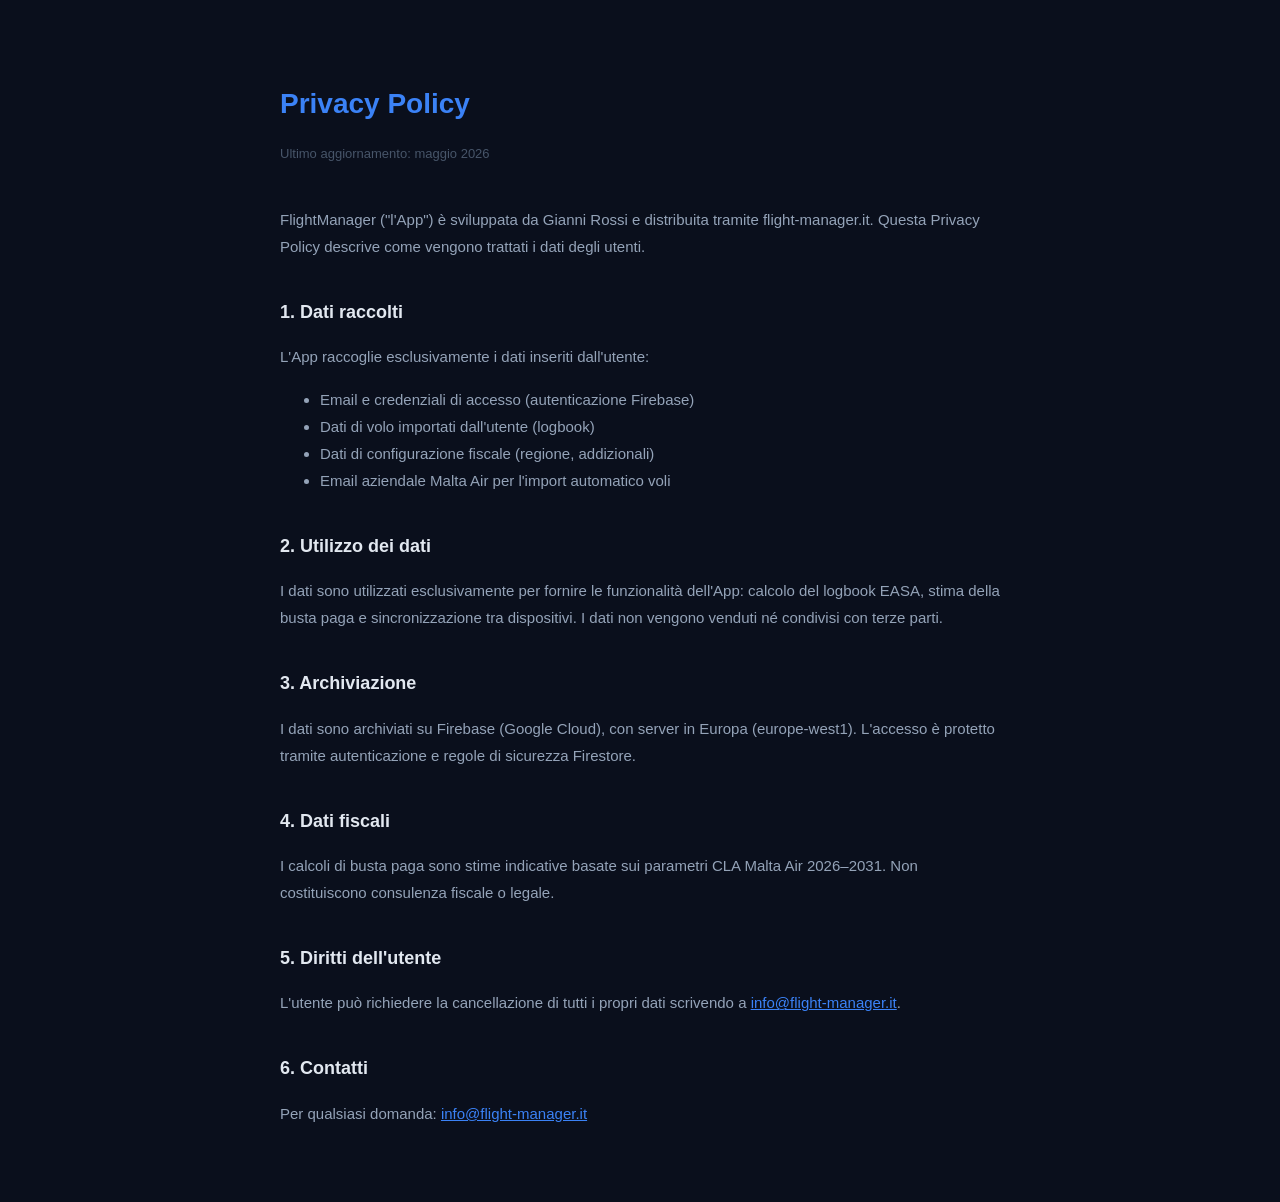
<file: privacy.html>
<!DOCTYPE html>
<html lang="it">
<head>
  <meta charset="UTF-8" />
  <meta name="viewport" content="width=device-width, initial-scale=1.0" />
  <title>Privacy Policy — FlightManager</title>
  <style>
    body { background:#0a0f1c; color:#e2e8f0; font-family:-apple-system,BlinkMacSystemFont,'Segoe UI',sans-serif; max-width:720px; margin:0 auto; padding:60px 24px; line-height:1.8; }
    h1 { color:#3b82f6; font-size:28px; margin-bottom:8px; }
    h2 { color:#e2e8f0; font-size:18px; margin-top:36px; margin-bottom:8px; }
    p,li { color:#94a3b8; font-size:15px; }
    a { color:#3b82f6; }
    .date { color:#475569; font-size:13px; margin-bottom:40px; }
  </style>
</head>
<body>
  <h1>Privacy Policy</h1>
  <p class="date">Ultimo aggiornamento: maggio 2026</p>

  <p>FlightManager ("l'App") è sviluppata da Gianni Rossi e distribuita tramite flight-manager.it. Questa Privacy Policy descrive come vengono trattati i dati degli utenti.</p>

  <h2>1. Dati raccolti</h2>
  <p>L'App raccoglie esclusivamente i dati inseriti dall'utente:</p>
  <ul>
    <li>Email e credenziali di accesso (autenticazione Firebase)</li>
    <li>Dati di volo importati dall'utente (logbook)</li>
    <li>Dati di configurazione fiscale (regione, addizionali)</li>
    <li>Email aziendale Malta Air per l'import automatico voli</li>
  </ul>

  <h2>2. Utilizzo dei dati</h2>
  <p>I dati sono utilizzati esclusivamente per fornire le funzionalità dell'App: calcolo del logbook EASA, stima della busta paga e sincronizzazione tra dispositivi. I dati non vengono venduti né condivisi con terze parti.</p>

  <h2>3. Archiviazione</h2>
  <p>I dati sono archiviati su Firebase (Google Cloud), con server in Europa (europe-west1). L'accesso è protetto tramite autenticazione e regole di sicurezza Firestore.</p>

  <h2>4. Dati fiscali</h2>
  <p>I calcoli di busta paga sono stime indicative basate sui parametri CLA Malta Air 2026–2031. Non costituiscono consulenza fiscale o legale.</p>

  <h2>5. Diritti dell'utente</h2>
  <p>L'utente può richiedere la cancellazione di tutti i propri dati scrivendo a <a href="mailto:info@flight-manager.it">info@flight-manager.it</a>.</p>

  <h2>6. Contatti</h2>
  <p>Per qualsiasi domanda: <a href="mailto:info@flight-manager.it">info@flight-manager.it</a></p>
</body>
</html>
</file>
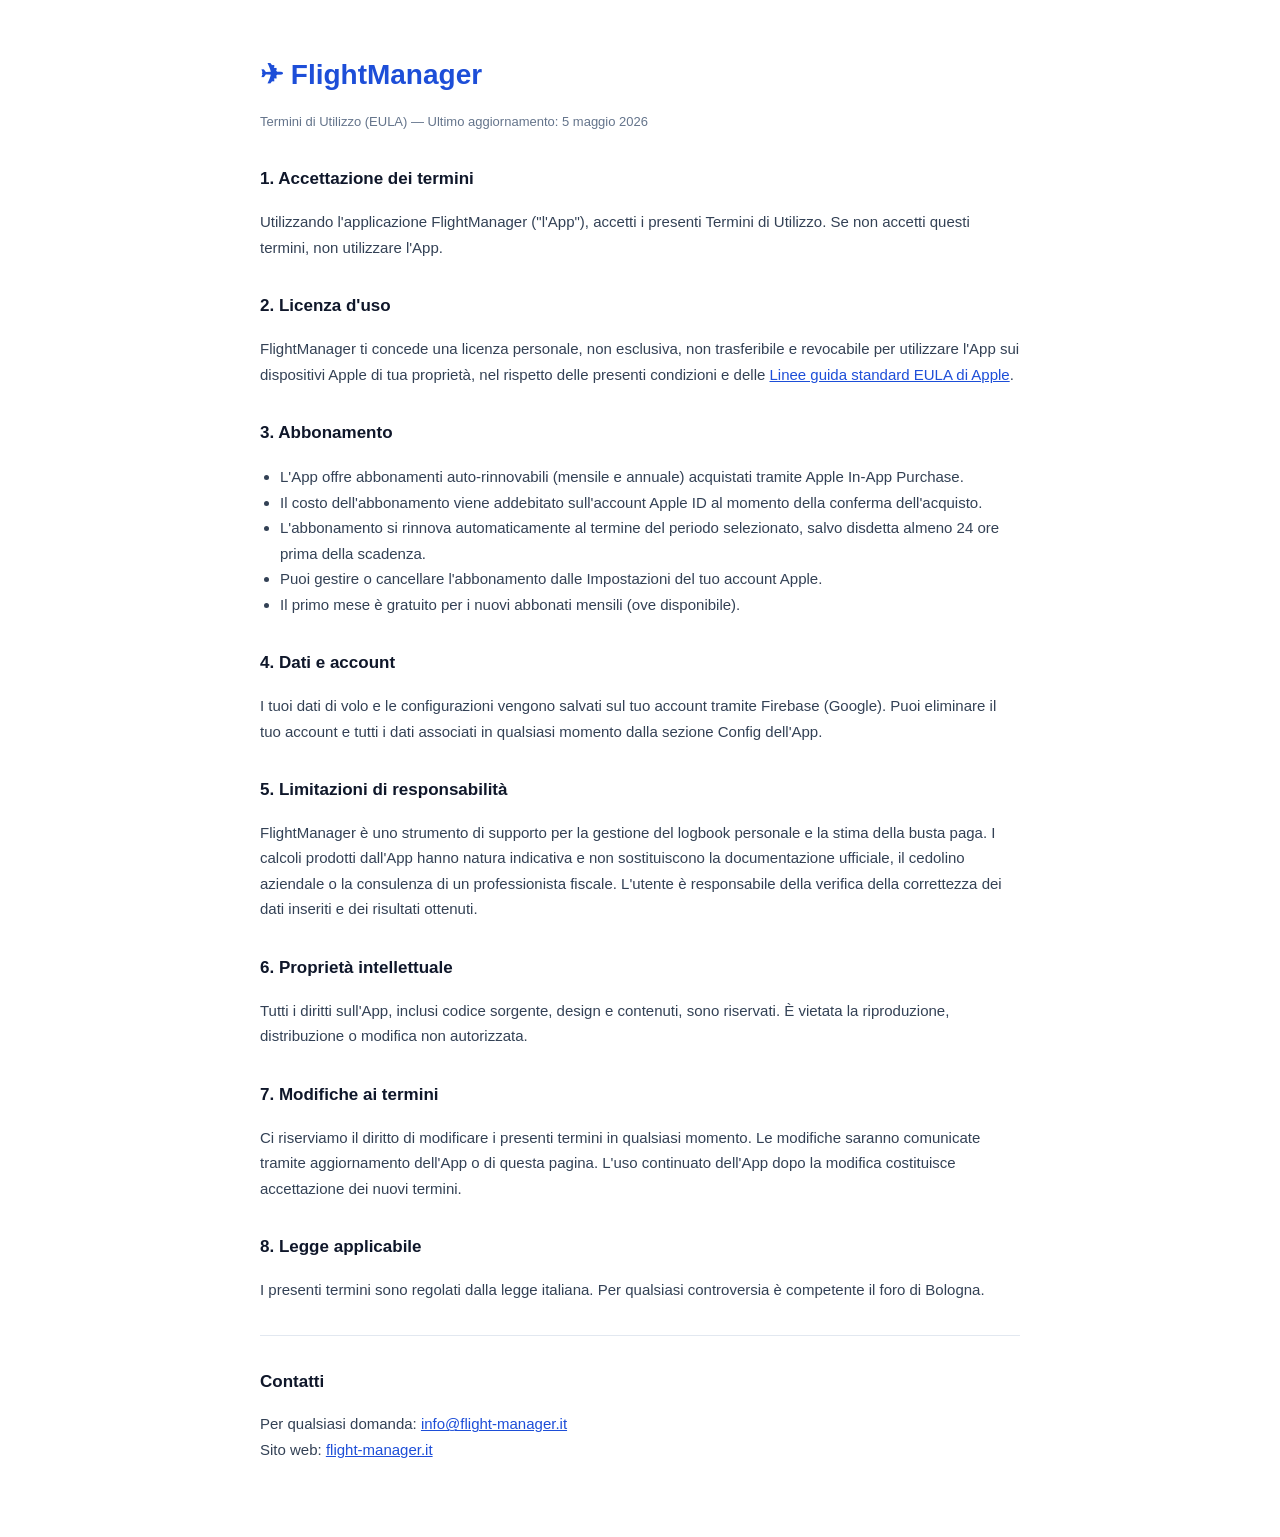
<file: terms.html>
<!DOCTYPE html>
<html lang="it">
<head>
  <meta charset="UTF-8" />
  <meta name="viewport" content="width=device-width, initial-scale=1.0" />
  <title>Termini di Utilizzo — FlightManager</title>
  <style>
    body { font-family: -apple-system, BlinkMacSystemFont, 'Segoe UI', sans-serif; max-width: 760px; margin: 0 auto; padding: 32px 20px 60px; color: #1e293b; line-height: 1.7; }
    h1 { font-size: 28px; font-weight: 800; color: #1d4ed8; margin-bottom: 4px; }
    h2 { font-size: 17px; font-weight: 700; margin-top: 32px; color: #0f172a; }
    p, li { font-size: 15px; color: #334155; }
    ul { padding-left: 20px; }
    .meta { font-size: 13px; color: #64748b; margin-bottom: 32px; }
    a { color: #1d4ed8; }
    hr { border: none; border-top: 1px solid #e2e8f0; margin: 32px 0; }
  </style>
</head>
<body>

<h1>✈ FlightManager</h1>
<p class="meta">Termini di Utilizzo (EULA) &mdash; Ultimo aggiornamento: 5 maggio 2026</p>

<h2>1. Accettazione dei termini</h2>
<p>Utilizzando l'applicazione FlightManager ("l'App"), accetti i presenti Termini di Utilizzo. Se non accetti questi termini, non utilizzare l'App.</p>

<h2>2. Licenza d'uso</h2>
<p>FlightManager ti concede una licenza personale, non esclusiva, non trasferibile e revocabile per utilizzare l'App sui dispositivi Apple di tua proprietà, nel rispetto delle presenti condizioni e delle <a href="https://www.apple.com/legal/internet-services/itunes/dev/stdeula/">Linee guida standard EULA di Apple</a>.</p>

<h2>3. Abbonamento</h2>
<ul>
  <li>L'App offre abbonamenti auto-rinnovabili (mensile e annuale) acquistati tramite Apple In-App Purchase.</li>
  <li>Il costo dell'abbonamento viene addebitato sull'account Apple ID al momento della conferma dell'acquisto.</li>
  <li>L'abbonamento si rinnova automaticamente al termine del periodo selezionato, salvo disdetta almeno 24 ore prima della scadenza.</li>
  <li>Puoi gestire o cancellare l'abbonamento dalle Impostazioni del tuo account Apple.</li>
  <li>Il primo mese è gratuito per i nuovi abbonati mensili (ove disponibile).</li>
</ul>

<h2>4. Dati e account</h2>
<p>I tuoi dati di volo e le configurazioni vengono salvati sul tuo account tramite Firebase (Google). Puoi eliminare il tuo account e tutti i dati associati in qualsiasi momento dalla sezione Config dell'App.</p>

<h2>5. Limitazioni di responsabilità</h2>
<p>FlightManager è uno strumento di supporto per la gestione del logbook personale e la stima della busta paga. I calcoli prodotti dall'App hanno natura indicativa e non sostituiscono la documentazione ufficiale, il cedolino aziendale o la consulenza di un professionista fiscale. L'utente è responsabile della verifica della correttezza dei dati inseriti e dei risultati ottenuti.</p>

<h2>6. Proprietà intellettuale</h2>
<p>Tutti i diritti sull'App, inclusi codice sorgente, design e contenuti, sono riservati. È vietata la riproduzione, distribuzione o modifica non autorizzata.</p>

<h2>7. Modifiche ai termini</h2>
<p>Ci riserviamo il diritto di modificare i presenti termini in qualsiasi momento. Le modifiche saranno comunicate tramite aggiornamento dell'App o di questa pagina. L'uso continuato dell'App dopo la modifica costituisce accettazione dei nuovi termini.</p>

<h2>8. Legge applicabile</h2>
<p>I presenti termini sono regolati dalla legge italiana. Per qualsiasi controversia è competente il foro di Bologna.</p>

<hr />

<h2>Contatti</h2>
<p>Per qualsiasi domanda: <a href="mailto:info@flight-manager.it">info@flight-manager.it</a><br />
Sito web: <a href="https://flight-manager.it">flight-manager.it</a></p>

</body>
</html>
</file>
<file: styles.css>
:root{--bg:#071018;--bg-deep:#040a0f;--surface:#0d1a24;--surface-2:#12222d;--line:rgba(174,210,226,.16);--line-strong:rgba(174,210,226,.3);--text:#f0f7f8;--muted:#91a9b5;--dim:#5e7683;--cyan:#46d7e8;--cyan-soft:rgba(70,215,232,.13);--violet:#a493f5;--amber:#efb06c;--green:#52d49a;--red:#ff7e78;--space:"Space Grotesk",system-ui,sans-serif;--mono:"IBM Plex Mono",ui-monospace,monospace;--max:1220px}*{box-sizing:border-box}html{scroll-behavior:smooth}body{margin:0;background:var(--bg);color:var(--text);font-family:var(--space);-webkit-font-smoothing:antialiased}body:before{content:"";position:fixed;inset:0;pointer-events:none;opacity:.35;background-image:linear-gradient(rgba(150,200,215,.035) 1px,transparent 1px),linear-gradient(90deg,rgba(150,200,215,.035) 1px,transparent 1px);background-size:64px 64px;mask-image:linear-gradient(to bottom,black,transparent 70%);z-index:0}.page-shell{overflow:hidden;position:relative}.container{width:min(calc(100% - 64px),var(--max));margin:0 auto}.nav-wrap{position:relative;z-index:10;border-bottom:1px solid rgba(174,210,226,.1)}.nav{height:82px;display:flex;align-items:center;justify-content:space-between;gap:32px}.wordmark{display:flex;align-items:center;gap:10px;color:var(--text);font:700 13px var(--mono);letter-spacing:1.2px;text-decoration:none}.wordmark>span:last-child>span{color:var(--cyan)}.wordmark-mark{width:27px;height:27px;position:relative;border:1px solid var(--cyan);display:grid;place-items:center;transform:rotate(-45deg);border-radius:7px}.wordmark-mark:before,.wordmark-mark:after{content:"";position:absolute;background:var(--cyan)}.wordmark-mark:before{width:1px;height:34px}.wordmark-mark:after{height:1px;width:34px}.wordmark-mark span{width:6px;height:6px;background:var(--cyan);border-radius:50%}.nav-links{display:flex;gap:32px;margin-left:auto}.nav-links a,.footer a{font:500 12px var(--mono);color:var(--muted);text-decoration:none;transition:color .2s}.nav-links a:hover,.footer a:hover{color:var(--cyan)}.nav-actions{display:flex;align-items:center;gap:18px}.lang-toggle{background:none;border:0;color:var(--muted);font:500 10px var(--mono);letter-spacing:.5px;cursor:pointer;padding:8px}.lang-toggle span{color:var(--cyan)}.lang-toggle b{font-weight:500}.lang-toggle i{display:inline-block;width:16px;height:1px;background:var(--line-strong);vertical-align:middle;margin:0 7px}.button{display:inline-flex;align-items:center;justify-content:center;gap:14px;padding:15px 21px;border-radius:4px;text-decoration:none;font:600 12px var(--mono);letter-spacing:.1px;transition:transform .2s,background .2s,border-color .2s,box-shadow .2s}.button:hover{transform:translateY(-2px)}.button-primary{background:var(--cyan);color:#041016;box-shadow:0 0 28px rgba(70,215,232,.18)}.button-primary:hover{background:#76e9f4;box-shadow:0 0 34px rgba(70,215,232,.32)}.button-ghost{border:1px solid var(--line-strong);color:var(--text)}.button-ghost:hover{border-color:var(--cyan);color:var(--cyan)}.button-small{padding:10px 14px;font-size:10px}.arrow{font-size:16px;line-height:0}.hero{min-height:690px;padding-top:100px;padding-bottom:88px;display:grid;grid-template-columns:49% 51%;position:relative}.hero-copy{padding-top:43px;position:relative;z-index:2}.eyebrow,.section-kicker{display:flex;align-items:center;gap:10px;color:var(--dim);font:500 10px var(--mono);letter-spacing:1.2px}.status-dot{width:6px;height:6px;border-radius:50%;background:var(--cyan);box-shadow:0 0 13px var(--cyan)}h1,h2,h3,p{margin-top:0}h1{font-size:clamp(57px,7vw,103px);line-height:.94;letter-spacing:-5px;max-width:650px;margin:29px 0 29px;font-weight:600}h1 em,h2 em{font-style:normal;color:var(--cyan)}.hero-lede{font-size:17px;line-height:1.6;color:var(--muted);max-width:510px;margin-bottom:32px}.hero-actions{display:flex;align-items:center;gap:27px}.text-link{font:500 12px var(--mono);color:var(--text);text-decoration:none;display:flex;align-items:center;gap:10px}.text-link span:last-child{color:var(--cyan);font-size:17px}.hero-meta{display:flex;gap:13px;align-items:center;margin-top:53px;color:var(--dim);font:500 10px var(--mono);letter-spacing:.5px}.meta-sep{height:11px;width:1px;background:var(--line-strong)}.hero-visual{min-height:560px;position:relative;display:grid;place-items:center}.phone-wrap{position:relative;z-index:1;transform:rotate(6deg);transition:transform .6s cubic-bezier(.2,.8,.2,1)}.hero-visual:hover .phone-wrap{transform:rotate(2deg) translateY(-5px)}.phone-glow{position:absolute;width:390px;height:460px;left:30px;top:50px;background:rgba(70,215,232,.15);filter:blur(80px);border-radius:50%}.phone{height:590px;width:294px;border:7px solid #1e303b;border-radius:41px;background:#071016;box-shadow:24px 35px 70px rgba(0,0,0,.55),inset 0 0 0 1px rgba(255,255,255,.08);padding:7px;position:relative}.phone-notch{position:absolute;width:105px;height:22px;left:50%;top:9px;transform:translateX(-50%);border-radius:0 0 16px 16px;background:#071016;z-index:3}.phone-screen{height:100%;border-radius:31px;background:#09151e;padding:34px 16px 11px;overflow:hidden}.app-bar{display:flex;align-items:center;justify-content:space-between;font:600 8px var(--mono);letter-spacing:.6px;color:var(--dim)}.mini-plane{font-size:12px;color:var(--cyan);margin-right:4px}.avatar{height:23px;width:23px;display:grid;place-items:center;border-radius:50%;background:var(--surface-2);color:var(--cyan);font:500 8px var(--mono)}.screen-greeting{display:flex;flex-direction:column;margin:23px 0 14px}.screen-greeting small,.screen-card-head b,.screen-card-head em,.screen-label,.limit span,.limit b,.source-label{font:500 7px var(--mono);letter-spacing:.7px}.screen-greeting small{color:var(--cyan);margin-bottom:6px}.screen-greeting strong{font:600 16px var(--space)}.screen-greeting span{color:var(--dim);font:500 8px var(--mono);margin-top:5px}.readiness-card,.screen-card{background:#0d1c26;border:1px solid rgba(174,210,226,.14);border-radius:12px;padding:12px;display:flex;align-items:center;gap:10px}.readiness-card{min-height:82px}.readiness-ring{width:46px;height:46px;position:relative;display:grid;place-items:center}.readiness-ring svg{position:absolute;inset:0;transform:rotate(-90deg);width:100%;height:100%}.readiness-ring circle{fill:none;stroke:rgba(70,215,232,.14);stroke-width:4}.readiness-ring .ring-progress{stroke:var(--cyan);stroke-dasharray:235;stroke-dashoffset:14;stroke-linecap:round}.readiness-ring span{font:600 17px var(--space);color:var(--cyan);z-index:1}.readiness-card small{font:500 7px var(--mono);color:var(--dim)}.readiness-card strong{display:block;font:600 14px var(--space);color:var(--green);margin:3px 0}.readiness-card span{font:500 7px var(--mono);color:var(--muted)}.card-chevron{font:400 19px var(--space);margin-left:auto;color:var(--dim)}.screen-label{display:flex;justify-content:space-between;color:var(--dim);margin:17px 2px 7px}.screen-label span{color:var(--cyan)}.screen-card{display:block;padding:11px;margin-bottom:8px}.screen-card-head{display:flex;align-items:center;gap:7px;margin-bottom:10px}.icon-box{width:18px;height:18px;border-radius:5px;display:grid;place-items:center;font-size:10px}.icon-box.cyan{background:var(--cyan-soft);color:var(--cyan)}.icon-box.violet{background:rgba(164,147,245,.14);color:var(--violet)}.screen-card-head b{color:var(--muted);flex:1}.screen-card-head em{color:var(--green);font-style:normal}.screen-card-head em.quiet{color:var(--dim)}.mini-stats{display:flex;gap:5px}.mini-stats div{flex:1;background:#122530;border-radius:6px;padding:8px 4px;text-align:center}.mini-stats strong{display:block;color:var(--green);font:600 16px var(--mono)}.mini-stats span{display:block;color:var(--dim);font:500 6px var(--mono);margin-top:4px}.screen-card p{margin:9px 0 0;color:var(--muted);font:500 8px var(--mono)}.limit{margin-bottom:9px}.limit>span{color:var(--muted)}.limit>b{float:right;color:var(--text)}.limit b i{color:var(--dim);font-style:normal}.limit>div{clear:both;height:4px;background:#182a34;border-radius:99px;margin-top:6px}.limit u{display:block;height:100%;background:var(--cyan);border-radius:99px;text-decoration:none}.limit u.amber{background:var(--amber)}.screen-footer{display:flex;justify-content:space-between;margin-top:17px;color:var(--dim);font:500 7px var(--mono);letter-spacing:1px}.visual-tag{position:absolute;display:flex;gap:8px;align-items:center;color:var(--dim);font:500 9px var(--mono);letter-spacing:1px}.visual-tag span{color:var(--cyan)}.tag-top{right:3px;top:50px}.tag-top span{color:var(--green);font-size:8px}.tag-bottom{left:19px;bottom:23px}.tag-cross{font-size:15px}.orbit{position:absolute;border:1px solid rgba(70,215,232,.14);border-radius:50%;transform:rotate(-22deg)}.orbit-one{height:400px;width:610px}.orbit-two{height:500px;width:720px;border-color:rgba(70,215,232,.07);transform:rotate(31deg)}.ticker{border-top:1px solid var(--line);border-bottom:1px solid var(--line);padding:17px 0;overflow:hidden;white-space:nowrap;position:relative}.ticker-track{display:flex;justify-content:space-around;align-items:center;gap:35px;min-width:1300px;color:var(--dim);font:500 10px var(--mono);letter-spacing:1.1px;animation:ticker 28s linear infinite}.ticker-track i{font-style:normal;color:var(--cyan);font-size:12px}@keyframes ticker{to{transform:translateX(-50%)}}.intro{display:grid;grid-template-columns:28% 72%;padding-top:145px;padding-bottom:105px}.section-kicker{align-items:flex-start;color:var(--cyan)}.section-kicker span:first-child{color:var(--dim)}.intro-content{max-width:790px}.intro h2,.trust-head h2,.pricing-head h2{font-size:clamp(39px,5.2vw,70px);line-height:1.02;letter-spacing:-3px;font-weight:500;margin-bottom:22px}.intro p{color:var(--muted);font-size:18px;line-height:1.6;max-width:560px;margin-left:20%;}.system-panels{display:grid;grid-template-columns:1fr 1fr;gap:13px}.feature-panel{min-height:500px;padding:32px;position:relative;overflow:hidden;border:1px solid var(--line);border-radius:5px}.panel-large{grid-column:span 2;min-height:450px;background:linear-gradient(108deg,#0e1d27 0%,#0a161e 55%,#081218 100%);display:grid;grid-template-columns:48% 52%}.panel-dark{background:#0b151e;display:flex;flex-direction:column}.panel-cyan{background:var(--cyan);color:#061219;border-color:var(--cyan);display:flex;flex-direction:column}.panel-split{grid-column:span 2;min-height:365px;background:linear-gradient(90deg,#111e27 0%,#0e1a23 57%,#16232c 57%);display:grid;grid-template-columns:50% 50%;}.panel-index{position:absolute;right:28px;top:30px;color:var(--dim);font:500 9px var(--mono)}.panel-copy{position:relative;z-index:1}.feature-label{font:600 10px var(--mono);letter-spacing:1px}.cyan-text{color:var(--cyan)}.violet-text{color:var(--violet)}.amber-text{color:var(--amber)}.dark-text{color:#1d5d66}.feature-panel h3{font-size:clamp(32px,3.6vw,51px);line-height:1;letter-spacing:-2px;max-width:430px;font-weight:500;margin:22px 0 18px}.feature-panel p{color:var(--muted);font-size:15px;line-height:1.55;max-width:405px}.panel-cyan p{color:#22515a}.panel-link{display:inline-block;color:var(--text);font:500 11px var(--mono);text-decoration:none;margin-top:19px}.panel-link:hover{color:var(--cyan)}.panel-cyan .panel-index{color:#2a7279}.panel-cyan .feature-label{color:#185c65}.panel-cyan h3{color:#071319}.panel-cyan .panel-link{color:#071319}.panel-visual{position:relative;display:grid;place-items:center}.large-dial{height:275px;width:275px;position:relative;display:grid;place-items:center}.large-dial svg{position:absolute;inset:0;transform:rotate(-90deg);width:100%;height:100%}.large-dial circle{fill:none;stroke:rgba(70,215,232,.12);stroke-width:3}.large-dial .large-progress{stroke:var(--cyan);stroke-dasharray:515;stroke-dashoffset:45;stroke-linecap:round}.large-dial div{text-align:center;display:flex;flex-direction:column;gap:4px}.large-dial small,.large-dial em{font:500 9px var(--mono);letter-spacing:1.5px;color:var(--dim);font-style:normal}.large-dial strong{font:500 66px var(--mono);letter-spacing:-5px}.large-dial strong span{color:var(--cyan);font-size:25px;letter-spacing:0}.dial-foot{position:absolute;bottom:38px;left:32%;display:flex;gap:18px;color:var(--dim);font:500 9px var(--mono)}.dial-foot b{color:var(--cyan);font-weight:500}.green-dot{display:inline-block;width:6px;height:6px;background:var(--green);border-radius:50%;margin-right:4px}.logbook-sheet{background:#f0f5f0;color:#24303a;border-radius:2px;padding:18px;width:280px;transform:rotate(-8deg);margin:60px auto 0;box-shadow:17px 20px 40px rgba(0,0,0,.25)}.sheet-top{display:flex;justify-content:space-between;font:600 7px var(--mono);color:#587079;border-bottom:1px solid #c4d4d5;padding-bottom:9px}.sheet-top b{color:#24303a}.sheet-lines{display:flex;flex-direction:column;gap:13px;margin:18px 0}.sheet-lines i{height:5px;background:#c9d8d8;display:block;border-radius:99px}.sheet-lines i:nth-child(3){background:#96bfc1}.sheet-total{border-top:1px solid #c4d4d5;padding-top:12px;display:flex;justify-content:space-between;align-items:end}.sheet-total span{font:600 7px var(--mono);color:#587079}.sheet-total strong{font:600 20px var(--mono);letter-spacing:-1px}.import-flow{position:absolute;bottom:55px;left:32px;right:32px;border-top:1px solid rgba(7,16,24,.2);display:flex;align-items:center;justify-content:space-between;padding-top:17px;font:600 10px var(--mono);letter-spacing:.6px}.import-flow b{font-size:20px;font-weight:400}.import-flow strong{background:#0c2b32;color:var(--cyan);padding:9px 13px;border-radius:2px}.limit-card{align-self:center;margin:50px 50px 0 20px;background:#182832;border:1px solid rgba(174,210,226,.16);border-radius:7px;padding:22px;box-shadow:0 12px 35px rgba(0,0,0,.2)}.limit-card small{display:block;color:var(--amber);font:500 8px var(--mono);letter-spacing:1px}.limit-card strong{display:block;color:var(--text);font:500 29px var(--mono);margin:13px 0}.limit-card strong em{color:var(--muted);font:500 11px var(--mono);font-style:normal}.limit-bar{height:6px;background:#253943;border-radius:99px}.limit-bar span{display:block;height:100%;width:42%;background:var(--amber);border-radius:99px}.limit-card footer{display:flex;justify-content:space-between;margin-top:10px;color:var(--dim);font:500 8px var(--mono)}.limit-card footer b{color:var(--amber);font-weight:500}.source-label{color:var(--dim);border-top:1px solid var(--line);margin-top:18px;padding-top:12px}.source-label span{float:right;color:var(--amber)}.trust-section{padding-top:155px;padding-bottom:140px}.trust-head{display:grid;grid-template-columns:56% 44%;padding-top:55px;align-items:end}.trust-head p{color:var(--muted);line-height:1.6;font-size:16px;max-width:355px;margin:0 0 8px}.trust-grid{display:grid;grid-template-columns:repeat(4,1fr);gap:0;border-top:1px solid var(--line);margin-top:68px}.trust-item{padding:25px 18px 0 0;border-right:1px solid var(--line);min-height:132px}.trust-item:not(:first-child){padding-left:20px}.trust-item:last-child{border-right:0}.trust-number{display:block;color:var(--cyan);font:500 10px var(--mono);margin-bottom:24px}.trust-item strong{font-size:16px;font-weight:500}.trust-item p{color:var(--muted);font-size:12px;line-height:1.5;margin:8px 17px 0 0}.numbers-section{border-top:1px solid var(--line);border-bottom:1px solid var(--line);background:#09151d}.numbers-grid{display:grid;grid-template-columns:repeat(4,1fr)}.numbers-grid>div{padding:37px 20px;border-right:1px solid var(--line);display:flex;flex-direction:column;gap:9px}.numbers-grid>div:first-child{padding-left:0}.numbers-grid>div:last-child{border:0}.big-number{font:500 clamp(32px,4vw,51px) var(--mono);letter-spacing:-3px;color:var(--cyan)}.number-label{font:500 10px var(--mono);letter-spacing:1px;color:var(--dim)}.pricing{padding-top:150px;padding-bottom:150px}.pricing-head{display:flex;align-items:end;justify-content:space-between;padding-top:55px}.pricing-head h2{max-width:690px}.pricing-head p{color:var(--muted);font-size:15px;margin:0 0 9px}.price-grid{display:grid;grid-template-columns:1fr 1fr;gap:13px;max-width:790px;margin:57px auto 0}.price-card{border:1px solid var(--line);background:var(--surface);padding:36px 35px 31px;position:relative}.price-card.featured{background:#0c2530;border-color:rgba(70,215,232,.55);box-shadow:0 0 0 1px rgba(70,215,232,.1),0 20px 50px rgba(0,0,0,.18)}.best-value{position:absolute;top:-1px;right:18px;background:var(--cyan);color:#061219;padding:7px 10px;font:600 8px var(--mono);letter-spacing:.8px}.price-eyebrow{color:var(--dim);font:500 9px var(--mono);letter-spacing:1px}.price-card h3{font-size:26px;font-weight:500;margin:16px 0 24px}.price{display:flex;align-items:baseline;color:var(--text);font-family:var(--mono)}.price b{font-size:55px;font-weight:500;letter-spacing:-4px}.price sup{font-size:22px;color:var(--cyan);top:-1.2em;position:relative}.price span{color:var(--muted);font-size:11px;margin-left:7px}.price-card p{color:var(--muted);font-size:13px;margin:18px 0 28px}.button-outline{border:1px solid var(--line-strong);color:var(--text);width:100%}.button-outline:hover{border-color:var(--cyan);color:var(--cyan)}.final-cta{padding-bottom:115px}.cta-grid{border:1px solid var(--line);background:linear-gradient(105deg,#0e202a 0%,#0a161e 55%);min-height:370px;padding:62px 65px;display:grid;grid-template-columns:60% 40%;position:relative;overflow:hidden}.cta-grid h2{font-size:clamp(43px,5.5vw,76px);letter-spacing:-4px;line-height:.96;margin:25px 0 17px;font-weight:500}.cta-grid p{color:var(--muted);margin-bottom:29px}.cta-graphic{display:grid;place-items:center;position:relative;color:var(--dim);font:500 9px var(--mono);letter-spacing:1px}.cta-graphic:before,.cta-graphic:after{content:"";position:absolute;border:1px solid rgba(70,215,232,.16);border-radius:50%;width:260px;height:260px;transform:rotate(25deg)}.cta-graphic:after{width:370px;height:180px;transform:rotate(-32deg)}.crosshair{height:150px;width:150px;border:1px solid var(--cyan);border-radius:50%;position:relative;opacity:.85}.crosshair:before,.crosshair:after{content:"";position:absolute;background:var(--cyan);left:50%;top:50%;transform:translate(-50%,-50%)}.crosshair:before{height:1px;width:210px}.crosshair:after{width:1px;height:210px}.cta-graphic span,.cta-graphic small{position:absolute}.cta-graphic span{top:50px;right:42px}.cta-graphic small{bottom:42px;left:30px;color:var(--cyan)}.footer{border-top:1px solid var(--line);min-height:105px;display:flex;align-items:center;gap:37px}.footer p{color:var(--dim);font:500 10px var(--mono);margin:0}.footer>div{display:flex;gap:20px;margin-left:auto}.footer .copyright{color:var(--dim);font:500 9px var(--mono)}.reveal{opacity:0;transform:translateY(22px);transition:opacity .7s ease,transform .7s ease}.reveal.is-visible{opacity:1;transform:none}.reveal-delay{transition-delay:.15s}@media(max-width:900px){.container{width:min(calc(100% - 36px),var(--max))}.nav{height:70px}.nav-links{display:none}.hero{display:block;padding-top:65px;padding-bottom:65px}.hero-copy{padding-top:0}.hero-visual{min-height:590px;margin-top:30px}.hero h1{font-size:clamp(54px,15vw,86px)}.hero-lede{font-size:16px}.intro{display:block;padding-top:100px}.intro-content{margin-top:40px}.intro p{margin-left:0}.system-panels{grid-template-columns:1fr}.panel-large,.panel-split{grid-column:auto;display:block;min-height:620px}.panel-visual{height:300px}.panel-large .panel-copy{max-width:430px}.panel-split{min-height:580px;background:linear-gradient(180deg,#111e27 0%,#0e1a23 60%,#16232c 60%)}.limit-card{margin:45px 0 0}.trust-section{padding-top:105px;padding-bottom:90px}.trust-head{display:block;padding-top:38px}.trust-head p{margin-top:23px}.trust-grid{grid-template-columns:1fr 1fr}.trust-item{border-right:0;border-bottom:1px solid var(--line);padding:25px 10px 28px 0!important}.trust-item:nth-child(odd){border-right:1px solid var(--line);padding-right:18px!important}.trust-item:nth-child(even){padding-left:18px!important}.numbers-grid{grid-template-columns:1fr 1fr}.numbers-grid>div{padding:25px 10px;border-bottom:1px solid var(--line)}.numbers-grid>div:nth-child(even){border-right:0;padding-left:18px}.numbers-grid>div:nth-child(3),.numbers-grid>div:nth-child(4){border-bottom:0}.pricing{padding-top:100px;padding-bottom:100px}.pricing-head{display:block;padding-top:38px}.pricing-head p{margin-top:20px}.price-grid{grid-template-columns:1fr;margin-top:42px}.cta-grid{display:block;padding:44px 28px;min-height:500px}.cta-graphic{height:210px;margin-top:23px}.footer{flex-wrap:wrap;padding:25px 0;gap:16px}.footer>div{margin-left:0;width:100%;order:4}.footer .copyright{margin-left:auto}.phone{height:570px}.tag-top{right:-5px}.tag-bottom{left:0}}@media(max-width:520px){.nav-actions .button{display:none}.hero-actions{align-items:flex-start;flex-direction:column;gap:22px}.hero-meta{flex-wrap:wrap;margin-top:35px}.hero-visual{transform:scale(.88);transform-origin:center top;margin-bottom:-70px}.phone-wrap{transform:rotate(4deg)}.orbit-one{width:450px}.orbit-two{width:540px}.feature-panel{padding:25px}.feature-panel h3{font-size:38px}.panel-large{min-height:650px}.panel-split{min-height:600px}.dial-foot{left:13%;bottom:24px}.intro h2,.trust-head h2,.pricing-head h2{font-size:41px;letter-spacing:-2px}.footer .copyright{width:100%;margin-left:0}.footer>div{order:3}.footer .copyright{order:4}}@media(prefers-reduced-motion:reduce){html{scroll-behavior:auto}.ticker-track{animation:none}.reveal{transition:none}.button,.phone-wrap{transition:none}}

/* Payroll intelligence feature */
.panel-pay{grid-column:span 2;min-height:410px;background:linear-gradient(108deg,#161d25 0%,#111a22 53%,#22231f 100%);display:grid;grid-template-columns:52% 48%;border-color:rgba(239,176,108,.28)}
.panel-pay .panel-index{color:rgba(239,176,108,.65)}
.panel-pay .panel-copy{padding-right:35px}
.panel-pay .feature-label{color:var(--amber)}
.panel-pay h3{max-width:520px}
.panel-pay p{max-width:500px}
.payroll-card{align-self:center;justify-self:end;width:min(100%,390px);background:#1b2a2e;border:1px solid rgba(239,176,108,.34);border-radius:7px;padding:24px 25px;box-shadow:0 18px 40px rgba(0,0,0,.28);position:relative}
.payroll-head{display:flex;justify-content:space-between;border-bottom:1px solid rgba(174,210,226,.14);padding-bottom:14px;margin-bottom:19px;color:var(--amber);font:500 9px var(--mono);letter-spacing:.8px}
.payroll-head b{color:var(--green);font-weight:500}
.payroll-card>small{display:block;color:var(--muted);font:500 8px var(--mono);letter-spacing:.8px}
.payroll-card>strong{display:block;color:var(--text);font:500 39px var(--mono);letter-spacing:-2px;margin:8px 0 15px}
.payroll-bar{height:5px;background:#293a3d;border-radius:99px;margin-bottom:20px}.payroll-bar i{display:block;height:100%;width:73%;background:linear-gradient(90deg,var(--amber),#f2d28f);border-radius:99px}
.payroll-lines{display:flex;flex-direction:column;gap:9px;color:var(--muted);font:500 10px var(--mono)}.payroll-lines span{display:flex;justify-content:space-between}.payroll-lines b{color:var(--text);font-weight:500}.payroll-lines b.negative{color:var(--red)}
.payroll-note{border-top:1px solid rgba(174,210,226,.14);margin-top:18px;padding-top:12px;color:var(--dim);font:500 8px var(--mono);letter-spacing:.4px}
@media(max-width:900px){.panel-pay{grid-column:auto;display:block;min-height:650px}.panel-pay .panel-copy{padding-right:0}.payroll-card{width:100%;margin-top:45px}.panel-pay h3{max-width:430px}}
@media(max-width:520px){.panel-pay{min-height:680px}.payroll-card{padding:20px}.payroll-card>strong{font-size:34px}}

/* Product proof and editorial updates */
.updates-section{padding-top:150px;padding-bottom:100px}.updates-head{display:flex;align-items:end;justify-content:space-between;padding-top:55px}.updates-head h2{font-size:clamp(39px,5.2vw,70px);line-height:1.02;letter-spacing:-3px;font-weight:500;max-width:700px;margin:0}.updates-head h2 em{font-style:normal;color:var(--cyan)}.updates-head p{color:var(--muted);font-size:15px;line-height:1.5;max-width:250px;margin:0 0 6px}.updates-layout{display:grid;grid-template-columns:1fr 330px;gap:55px;align-items:start;margin-top:66px}.updates-list{border-top:1px solid var(--line)}.updates-list article{display:grid;grid-template-columns:48px 1fr;gap:18px;padding:21px 0;border-bottom:1px solid var(--line)}.updates-list article>span{color:var(--cyan);font:500 10px var(--mono);padding-top:3px}.updates-list strong{font-size:17px;font-weight:500}.updates-list p{color:var(--muted);font-size:13px;line-height:1.5;margin:7px 0 0;max-width:560px}.real-screenshot{margin:0;padding:13px 13px 12px;background:#0c1922;border:1px solid var(--line);border-radius:6px;box-shadow:0 18px 40px rgba(0,0,0,.2);transform:rotate(2deg)}.real-screenshot img{display:block;width:100%;height:430px;object-fit:cover;object-position:top center;border-radius:4px;background:#dfe5ed}.real-screenshot figcaption{display:flex;justify-content:space-between;padding-top:11px;color:var(--dim);font:500 8px var(--mono);letter-spacing:.7px}.real-screenshot figcaption b{color:var(--cyan);font-weight:500}.numbers-section .numbers-grid{grid-template-columns:repeat(2,1fr);max-width:700px}.numbers-section .numbers-grid>div{padding-right:45px}.numbers-section .numbers-grid>div:nth-child(2){border-right:0;padding-left:30px}
@media(max-width:900px){.updates-section{padding-top:100px;padding-bottom:70px}.updates-head{display:block;padding-top:38px}.updates-head p{margin-top:20px}.updates-layout{display:block;margin-top:44px}.real-screenshot{width:min(330px,92%);margin:42px auto 0;transform:rotate(1deg)}.real-screenshot img{height:400px}.numbers-section .numbers-grid{max-width:none}.numbers-section .numbers-grid>div{padding-right:10px}.numbers-section .numbers-grid>div:nth-child(2){padding-left:18px}}
</file>
<file: guide/guida.css>
/* Impaginazione delle guide. Prende i colori e i caratteri da styles.css:
   qui c'e' solo quello che serve a un testo lungo da leggere. */

.guida { max-width: 760px; margin: 0 auto; padding: 0 22px 90px; }

.guida-testata { padding: 58px 0 34px; border-bottom: 1px solid var(--line); margin-bottom: 44px; }
.guida-testata .eyebrow { margin-bottom: 20px; }
.guida-testata h1 {
  font-family: var(--space); font-size: clamp(30px, 5.2vw, 46px); line-height: 1.08;
  letter-spacing: -.02em; font-weight: 700; margin: 0 0 18px;
}
.guida-testata h1 em { font-style: normal; color: var(--cyan); }
.guida-sommario { font-size: 18px; line-height: 1.6; color: var(--muted); margin: 0; }
.guida-meta {
  margin-top: 26px; font-family: var(--mono); font-size: 11px; letter-spacing: .09em;
  text-transform: uppercase; color: var(--dim);
}

.guida h2 {
  font-family: var(--space); font-size: 25px; line-height: 1.2; font-weight: 600;
  letter-spacing: -.01em; margin: 56px 0 18px; padding-top: 10px;
}
.guida h3 { font-family: var(--space); font-size: 18px; font-weight: 600; margin: 34px 0 12px; }
.guida p  { font-size: 16.5px; line-height: 1.72; margin: 0 0 18px; color: #dceaef; }
.guida p.nota { color: var(--muted); font-size: 15px; }
.guida strong { color: var(--text); font-weight: 600; }
.guida a { color: var(--cyan); text-decoration: none; border-bottom: 1px solid rgba(70,215,232,.35); }
.guida a:hover { border-bottom-color: var(--cyan); }
.guida ul, .guida ol { margin: 0 0 20px; padding-left: 22px; }
.guida li { font-size: 16.5px; line-height: 1.68; margin-bottom: 9px; color: #dceaef; }

/* Il riquadro col conto: e' la parte che la gente viene a leggere. */
.conto {
  background: var(--surface); border: 1px solid var(--line); border-radius: 14px;
  padding: 20px 22px; margin: 26px 0 28px; overflow-x: auto;
}
.conto table { width: 100%; border-collapse: collapse; font-family: var(--mono); font-size: 13.5px; }
.conto th {
  text-align: left; font-weight: 500; font-size: 10.5px; letter-spacing: .1em;
  text-transform: uppercase; color: var(--dim); padding: 0 0 12px; border-bottom: 1px solid var(--line);
}
.conto td { padding: 9px 0; border-bottom: 1px solid rgba(174,210,226,.07); color: #cfe2e8; }
.conto td:last-child, .conto th:last-child { text-align: right; font-variant-numeric: tabular-nums; }
.conto tr:last-child td { border-bottom: none; }
.conto tr.somma td { font-weight: 600; color: var(--text); border-top: 1px solid var(--line-strong); padding-top: 13px; }
.conto .meno { color: var(--amber); }
.conto .cap { font-size: 11px; letter-spacing: .08em; text-transform: uppercase; color: var(--dim); margin: 0 0 14px; font-family: var(--mono); }

/* La formula, isolata: e' il cuore della guida e va vista tutta insieme. */
.formula {
  background: var(--bg-deep); border: 1px solid var(--line-strong); border-radius: 14px;
  padding: 22px 24px; margin: 26px 0 28px; overflow-x: auto;
  font-family: var(--mono); font-size: 13.5px; line-height: 1.95; color: #cfe2e8;
  white-space: pre;
}
.formula b { color: var(--cyan); font-weight: 500; }

.avviso {
  border-left: 2px solid var(--amber); background: rgba(239,176,108,.06);
  padding: 16px 20px; margin: 26px 0; border-radius: 0 12px 12px 0;
}
.avviso p { margin: 0; font-size: 15.5px; color: #e4eef1; }
.avviso p + p { margin-top: 12px; }

.indice { background: var(--surface-2); border: 1px solid var(--line); border-radius: 14px; padding: 20px 24px; margin-bottom: 44px; }
.indice p { font-family: var(--mono); font-size: 10.5px; letter-spacing: .1em; text-transform: uppercase; color: var(--dim); margin: 0 0 12px; }
.indice ol { margin: 0; padding-left: 20px; }
.indice li { font-size: 15.5px; margin-bottom: 7px; }

.chiusura {
  margin-top: 60px; padding-top: 34px; border-top: 1px solid var(--line);
}
.chiusura h2 { margin-top: 0; }

@media (max-width: 560px) {
  .guida { padding: 0 18px 70px; }
  .guida-testata { padding-top: 40px; }
  .conto, .formula { padding: 16px 14px; font-size: 12.5px; }
}
</file>
